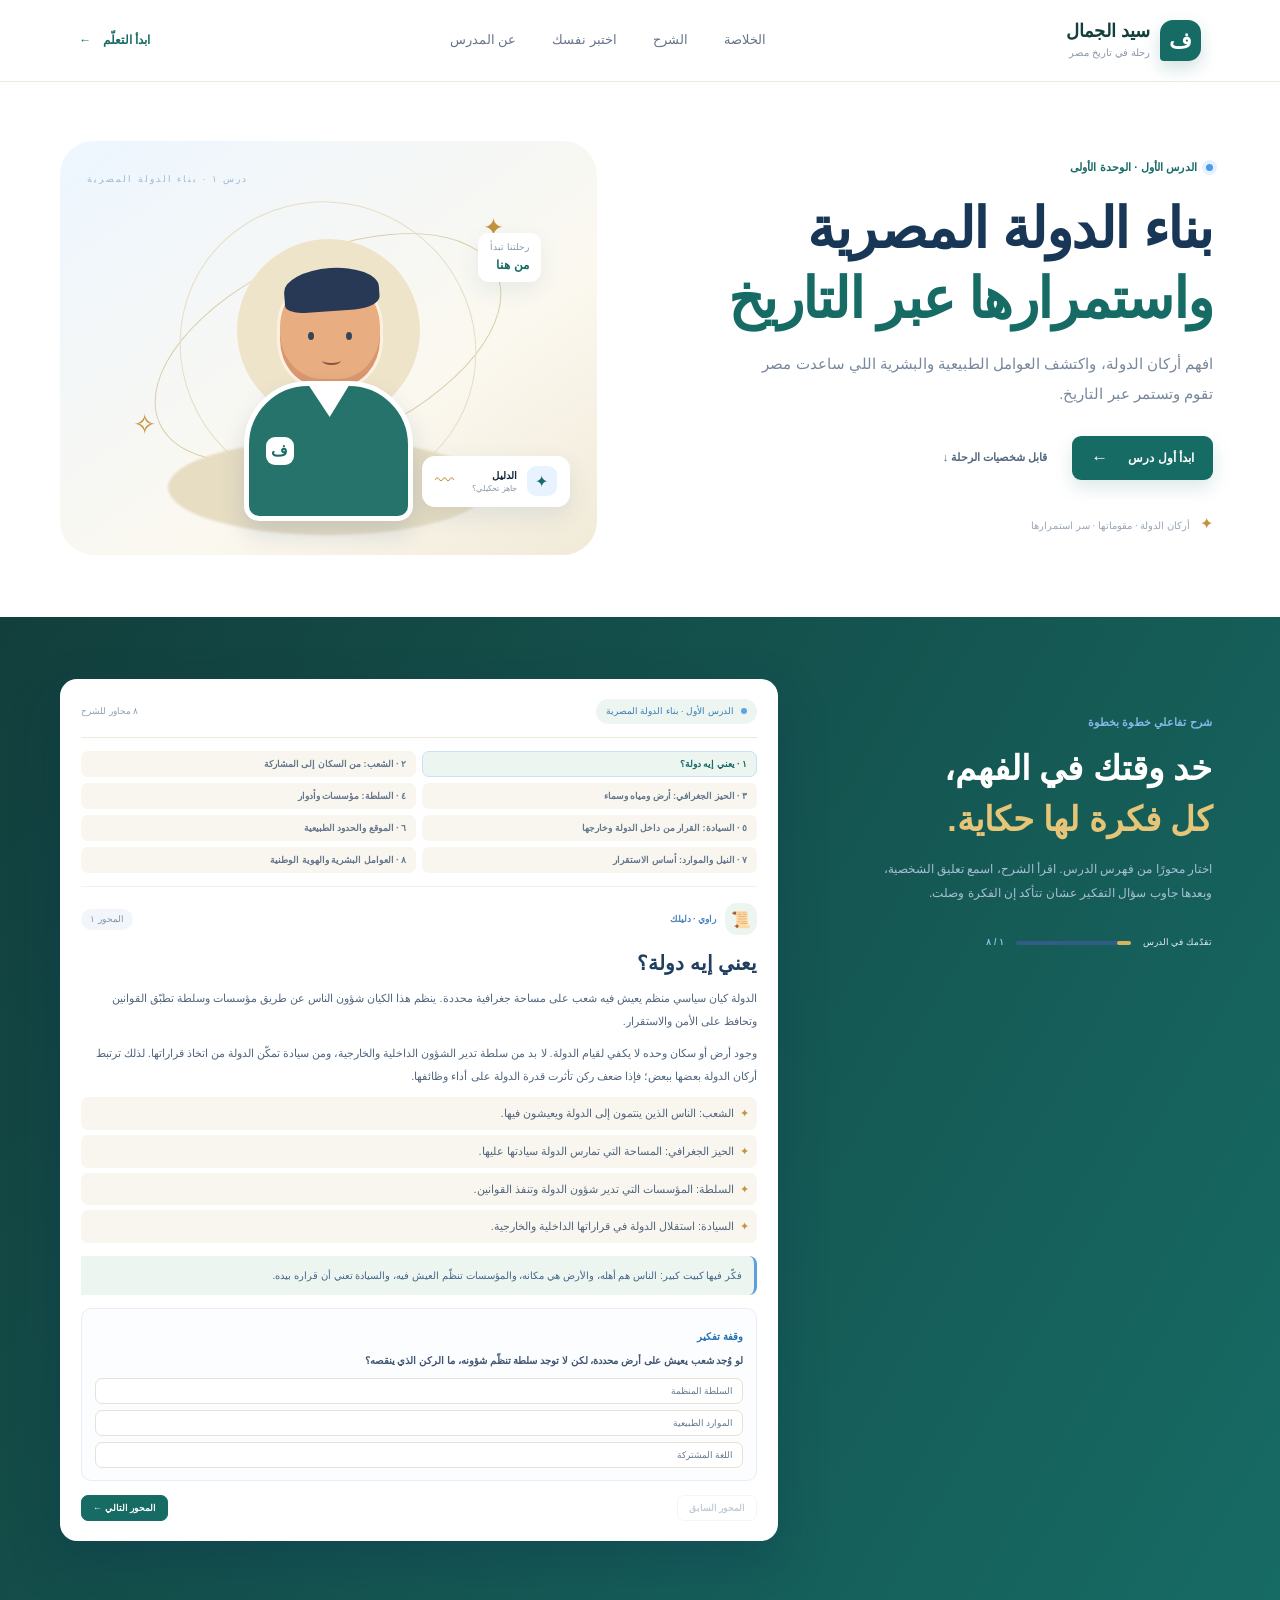
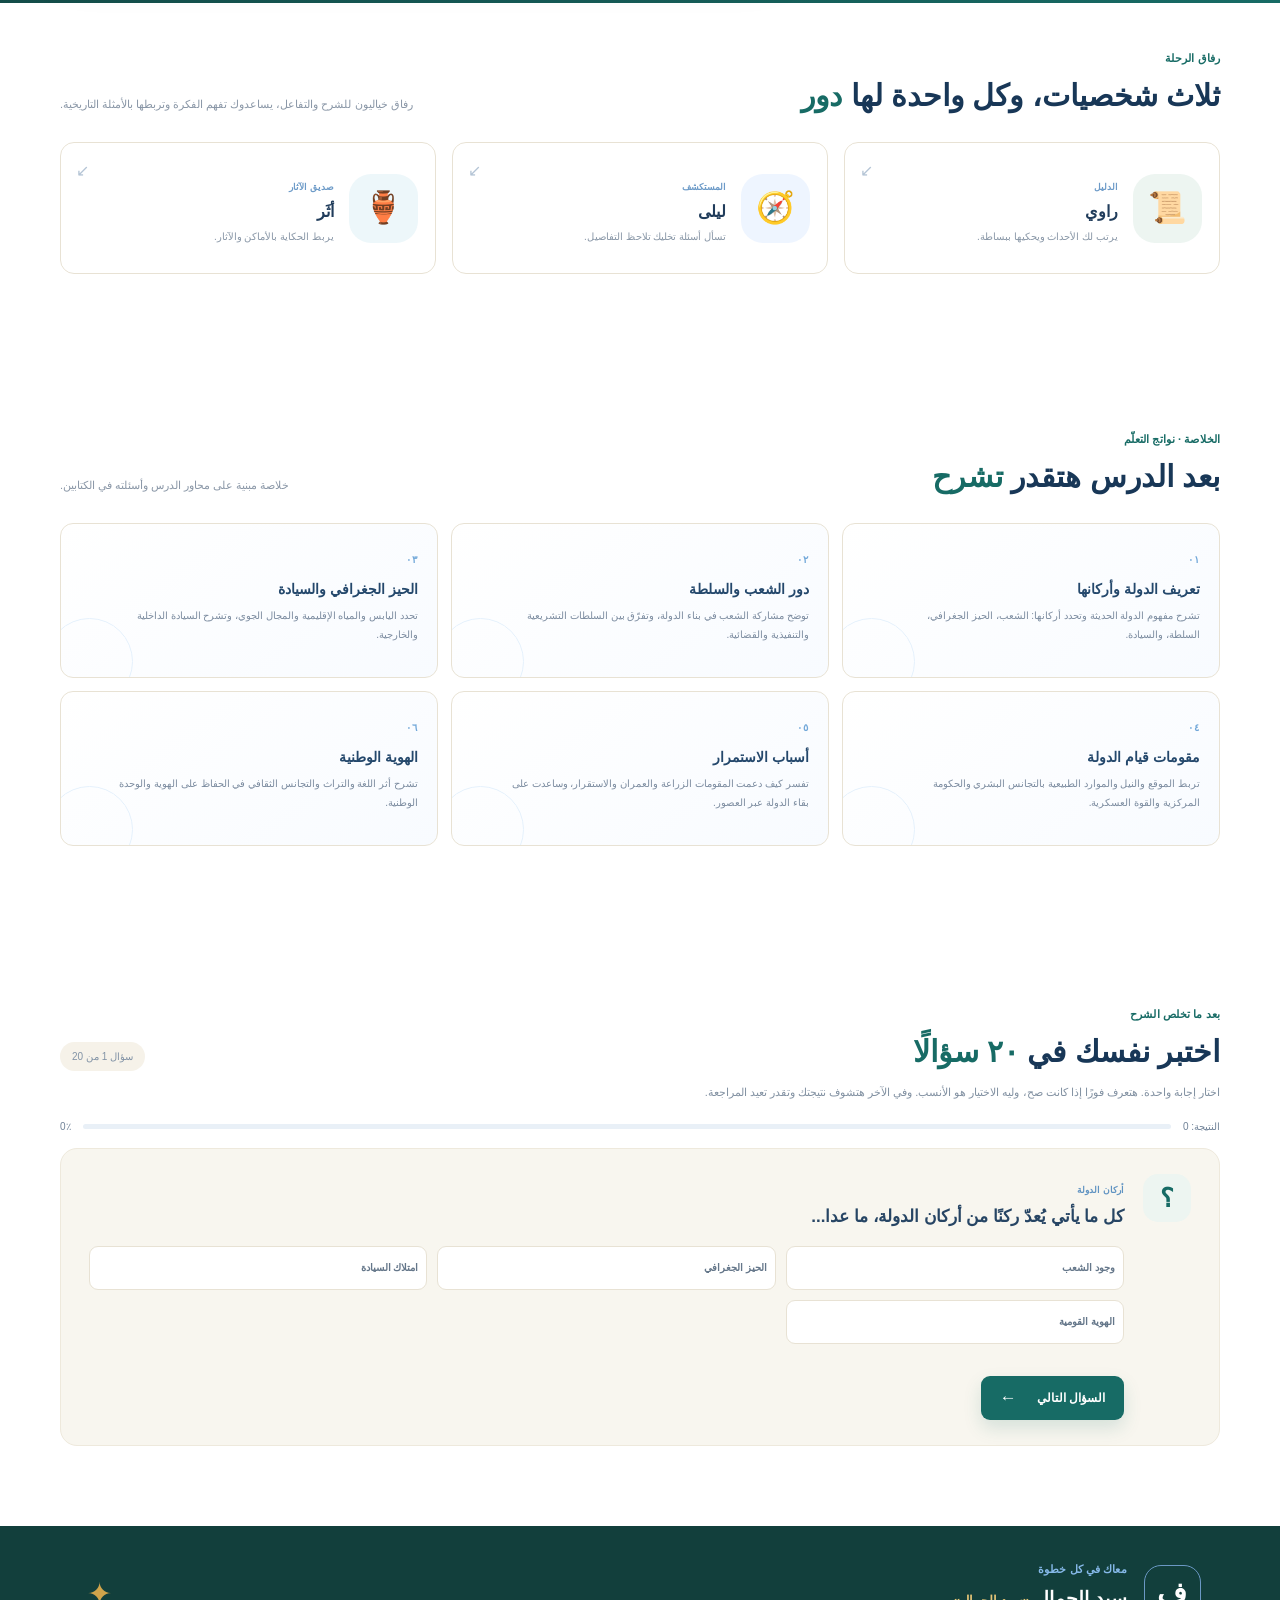
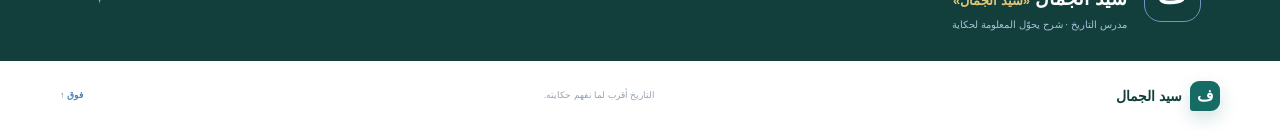
<file: index.html>
<!doctype html>
<html lang="ar" dir="rtl">
<head>
  <meta charset="utf-8">
  <meta name="viewport" content="width=device-width, initial-scale=1">
  <meta name="theme-color" content="#1459a8">
  <title>سيد الجمال | بناء الدولة المصرية</title>
  <link rel="stylesheet" href="style.css">
  <script src="script.js" defer></script>
</head>
<body>
  <header class="topbar">
    <a class="brand" href="#home" aria-label="سيد الجمال، الرئيسية">
      <span class="brand-mark">ف</span>
      <span><strong>سيد الجمال</strong><small>رحلة في تاريخ مصر</small></span>
    </a>
    <nav aria-label="التنقل الرئيسي">
      <a href="#summary">الخلاصة</a><a href="#lesson">الشرح</a>
      <a href="#quiz">اختبر نفسك</a>
      <a href="#about">عن المدرس</a>
    </nav>
    <a class="nav-cta" href="#lesson">ابدأ التعلّم <span>←</span></a>
  </header>

  <main id="home">
    <section class="hero">
      <div class="hero-copy">
        <div class="eyebrow"><span class="live-dot"></span> الدرس الأول · الوحدة الأولى</div>
        <h1>بناء الدولة المصرية<br><em>واستمرارها عبر التاريخ</em></h1>
        <p>افهم أركان الدولة، واكتشف العوامل الطبيعية والبشرية اللي ساعدت مصر تقوم وتستمر عبر التاريخ.</p>
        <div class="hero-actions">
          <a class="button primary" href="#lesson">ابدأ أول درس <span>←</span></a>
          <a class="text-link" href="#characters">قابل شخصيات الرحلة <span>↓</span></a>
        </div>
        <div class="hero-note"><span class="note-icon">✦</span> أركان الدولة · مقوماتها · سر استمرارها</div>
      </div>
      <div class="hero-art" aria-label="شخصية مرشد تاريخي كرتونية">
        <div class="orbit orbit-one"></div><div class="orbit orbit-two"></div>
        <span class="spark spark-a">✦</span><span class="spark spark-b">✧</span>
        <div class="date-chip"><span>رحلتنا تبدأ</span><strong>من هنا</strong></div>
        <div class="guide-figure"><div class="guide-halo"></div><div class="guide-face"><span class="hair"></span><span class="eye eye-one"></span><span class="eye eye-two"></span><span class="smile"></span></div><div class="guide-body"><span class="collar"></span><span class="badge">ف</span></div></div>
        <div class="speech-card"><span class="speech-icon">✦</span><span><strong>الدليل</strong><small>جاهز تحكيلي؟</small></span><span class="wave">〰</span></div>
        <span class="art-label">درس ١ · بناء الدولة المصرية</span>
      </div>
    </section>

    <section class="lesson-section" id="lesson">
      <div class="section-wrap lesson-layout">
        <div class="lesson-copy"><span class="eyebrow light-eyebrow">شرح تفاعلي خطوة بخطوة</span><h2>خد وقتك في الفهم،<br><em>كل فكرة لها حكاية.</em></h2><p>اختار محورًا من فهرس الدرس. اقرأ الشرح، اسمع تعليق الشخصية، وبعدها جاوب سؤال التفكير عشان تتأكد إن الفكرة وصلت.</p><div class="lesson-progress"><span>تقدّمك في الدرس</span><div class="progress-track"><i id="chapterProgress"></i></div><b id="chapterProgressText">١ / ٨</b></div></div>
        <div class="lesson-demo lesson-reader">
          <div class="demo-top"><span class="chapter-pill"><i></i> الدرس الأول · بناء الدولة المصرية</span><span class="lesson-duration">٨ محاور للشرح</span></div>
          <div class="chapter-nav" id="chapterNav" aria-label="فهرس الشرح"></div>
          <div class="chapter-content">
            <div class="chapter-meta"><span class="mini-avatar" id="chapterAvatar">📜</span><span class="speaker" id="chapterSpeaker">راوي · دليلك</span><span class="chapter-index" id="chapterIndex">المحور ١</span></div>
            <h3 id="chapterTitle"></h3>
            <div class="chapter-text" id="chapterText"></div>
            <div class="chapter-callout" id="chapterCallout"></div>
            <div class="reflection-card"><span class="reflection-heading">وقفة تفكير</span><p id="reflectionPrompt"></p><div class="reflection-options" id="reflectionOptions"></div><p class="reflection-feedback" id="reflectionFeedback" aria-live="polite"></p></div>
            <div class="chapter-controls"><button class="chapter-control" id="previousChapter">المحور السابق</button><button class="chapter-control next-chapter" id="nextChapter">المحور التالي ←</button></div>
          </div>
        </div>
      </div>
    </section>

    <section class="intro section-wrap" id="characters">
      <div class="section-heading">
        <div><span class="eyebrow">رفاق الرحلة</span><h2>ثلاث شخصيات، وكل واحدة لها <em>دور</em></h2></div>
        <p>رفاق خياليون للشرح والتفاعل، يساعدوك تفهم الفكرة وتربطها بالأمثلة التاريخية.</p>
      </div>
      <div class="character-grid">
        <article class="character-card narrator"><div class="avatar avatar-narrator"><span>📜</span></div><div><span class="role-tag">الدليل</span><h3>راوي</h3><p>يرتب لك الأحداث ويحكيها ببساطة.</p></div><span class="card-arrow">↙</span></article>
        <article class="character-card explorer"><div class="avatar avatar-explorer"><span>🧭</span></div><div><span class="role-tag">المستكشف</span><h3>ليلى</h3><p>تسأل أسئلة تخليك تلاحظ التفاصيل.</p></div><span class="card-arrow">↙</span></article>
        <article class="character-card historian"><div class="avatar avatar-historian"><span>🏺</span></div><div><span class="role-tag">صديق الآثار</span><h3>أثَر</h3><p>يربط الحكاية بالأماكن والآثار.</p></div><span class="card-arrow">↙</span></article>
      </div>
    </section>

    <section class="summary-section section-wrap" id="summary">
      <div class="section-heading"><div><span class="eyebrow">الخلاصة · نواتج التعلّم</span><h2>بعد الدرس هتقدر <em>تشرح</em></h2></div><p>خلاصة مبنية على محاور الدرس وأسئلته في الكتابين.</p></div>
      <div class="outcome-grid">
        <article class="outcome-card"><span class="outcome-number">٠١</span><h3>تعريف الدولة وأركانها</h3><p>تشرح مفهوم الدولة الحديثة وتحدد أركانها: الشعب، الحيز الجغرافي، السلطة، والسيادة.</p></article>
        <article class="outcome-card"><span class="outcome-number">٠٢</span><h3>دور الشعب والسلطة</h3><p>توضح مشاركة الشعب في بناء الدولة، وتفرّق بين السلطات التشريعية والتنفيذية والقضائية.</p></article>
        <article class="outcome-card"><span class="outcome-number">٠٣</span><h3>الحيز الجغرافي والسيادة</h3><p>تحدد اليابس والمياه الإقليمية والمجال الجوي، وتشرح السيادة الداخلية والخارجية.</p></article>
        <article class="outcome-card"><span class="outcome-number">٠٤</span><h3>مقومات قيام الدولة</h3><p>تربط الموقع والنيل والموارد الطبيعية بالتجانس البشري والحكومة المركزية والقوة العسكرية.</p></article>
        <article class="outcome-card"><span class="outcome-number">٠٥</span><h3>أسباب الاستمرار</h3><p>تفسر كيف دعمت المقومات الزراعة والعمران والاستقرار، وساعدت على بقاء الدولة عبر العصور.</p></article>
        <article class="outcome-card"><span class="outcome-number">٠٦</span><h3>الهوية الوطنية</h3><p>تشرح أثر اللغة والتراث والتجانس الثقافي في الحفاظ على الهوية والوحدة الوطنية.</p></article>
      </div>
    </section>

    <section class="quiz-section section-wrap" id="quiz">
      <div class="section-heading"><div><span class="eyebrow">بعد ما تخلص الشرح</span><h2>اختبر نفسك في <em>٢٠ سؤالًا</em></h2></div><span class="quiz-counter" id="quizCounter">سؤال ١ من ٢٠</span></div>
      <p class="quiz-intro">اختار إجابة واحدة. هتعرف فورًا إذا كانت صح، وليه الاختيار هو الأنسب. وفي الآخر هتشوف نتيجتك وتقدر تعيد المراجعة.</p>
      <div class="quiz-progress"><span id="scoreLabel">النتيجة: ٠</span><div class="quiz-track"><i id="quizProgressBar"></i></div><span id="quizProgressLabel">٠٪</span></div>
      <div class="quiz-card" id="quizCard">
        <div class="quiz-mark">؟</div><div class="quiz-content"><span class="question-label" id="questionTopic">أركان الدولة</span><h3 id="questionText"></h3><div class="answer-grid" id="answerGrid"></div><p class="quiz-feedback" id="quizFeedback" aria-live="polite"></p><button id="nextQuestion" class="button primary next-button" hidden>السؤال التالي <span>←</span></button></div>
      </div>
      <div class="quiz-result" id="quizResult" hidden><span class="result-star">✦</span><span class="question-label">خلصت المراجعة</span><h3 id="resultTitle"></h3><p id="resultMessage"></p><button id="restartQuiz" class="button primary">أعد حل الأسئلة <span>↻</span></button></div>
    </section>

    <section class="teacher" id="about"><div class="teacher-inner"><div class="teacher-symbol">ف</div><div><span class="eyebrow light-eyebrow">معاك في كل خطوة</span><h2>سيد الجمال <span>«سيد الجمال»</span></h2><p>مدرس التاريخ · شرح يحوّل المعلومة لحكاية</p></div><div class="teacher-decoration">✦</div></div></section>
  </main>

  <footer><a class="brand footer-brand" href="#home"><span class="brand-mark">ف</span><strong>سيد الجمال</strong></a><span>التاريخ أقرب لما نفهم حكايته.</span><a href="#home" class="back-top">فوق ↑</a></footer>
</body>
</html>
</file>
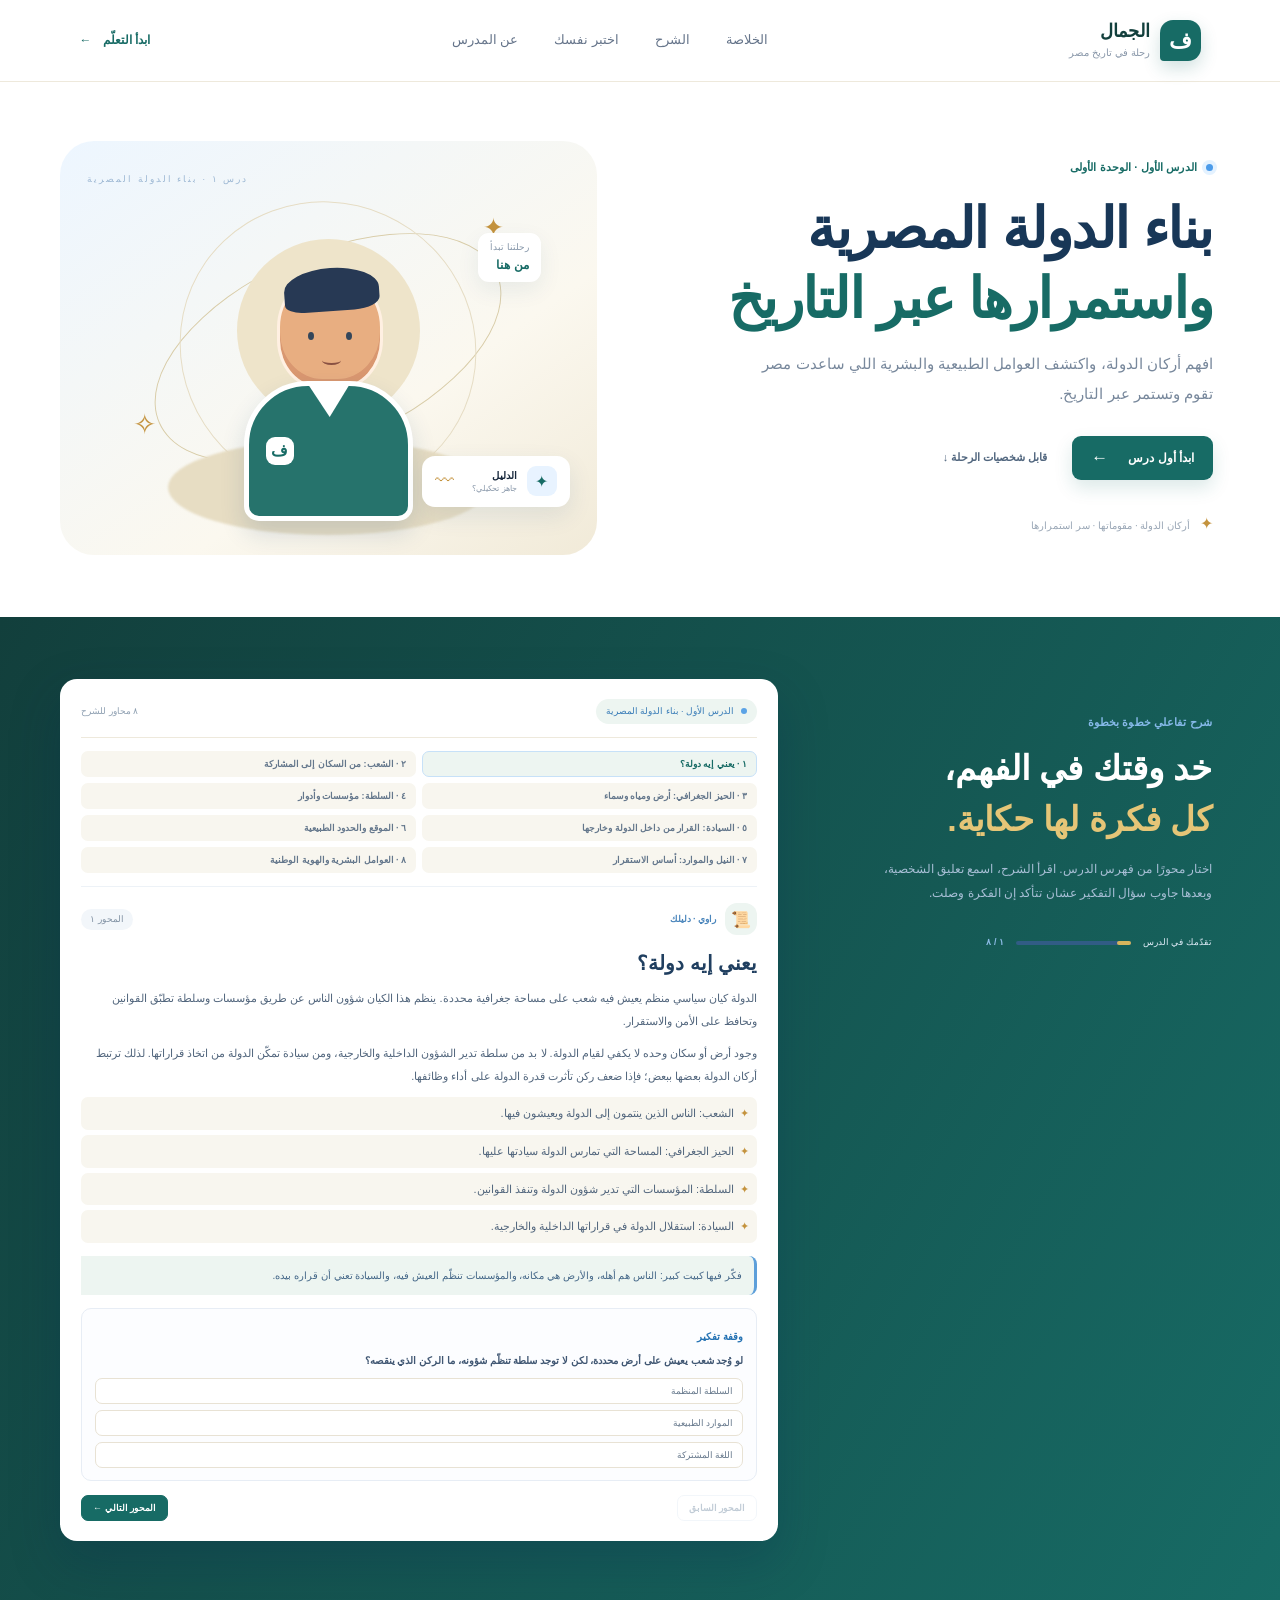
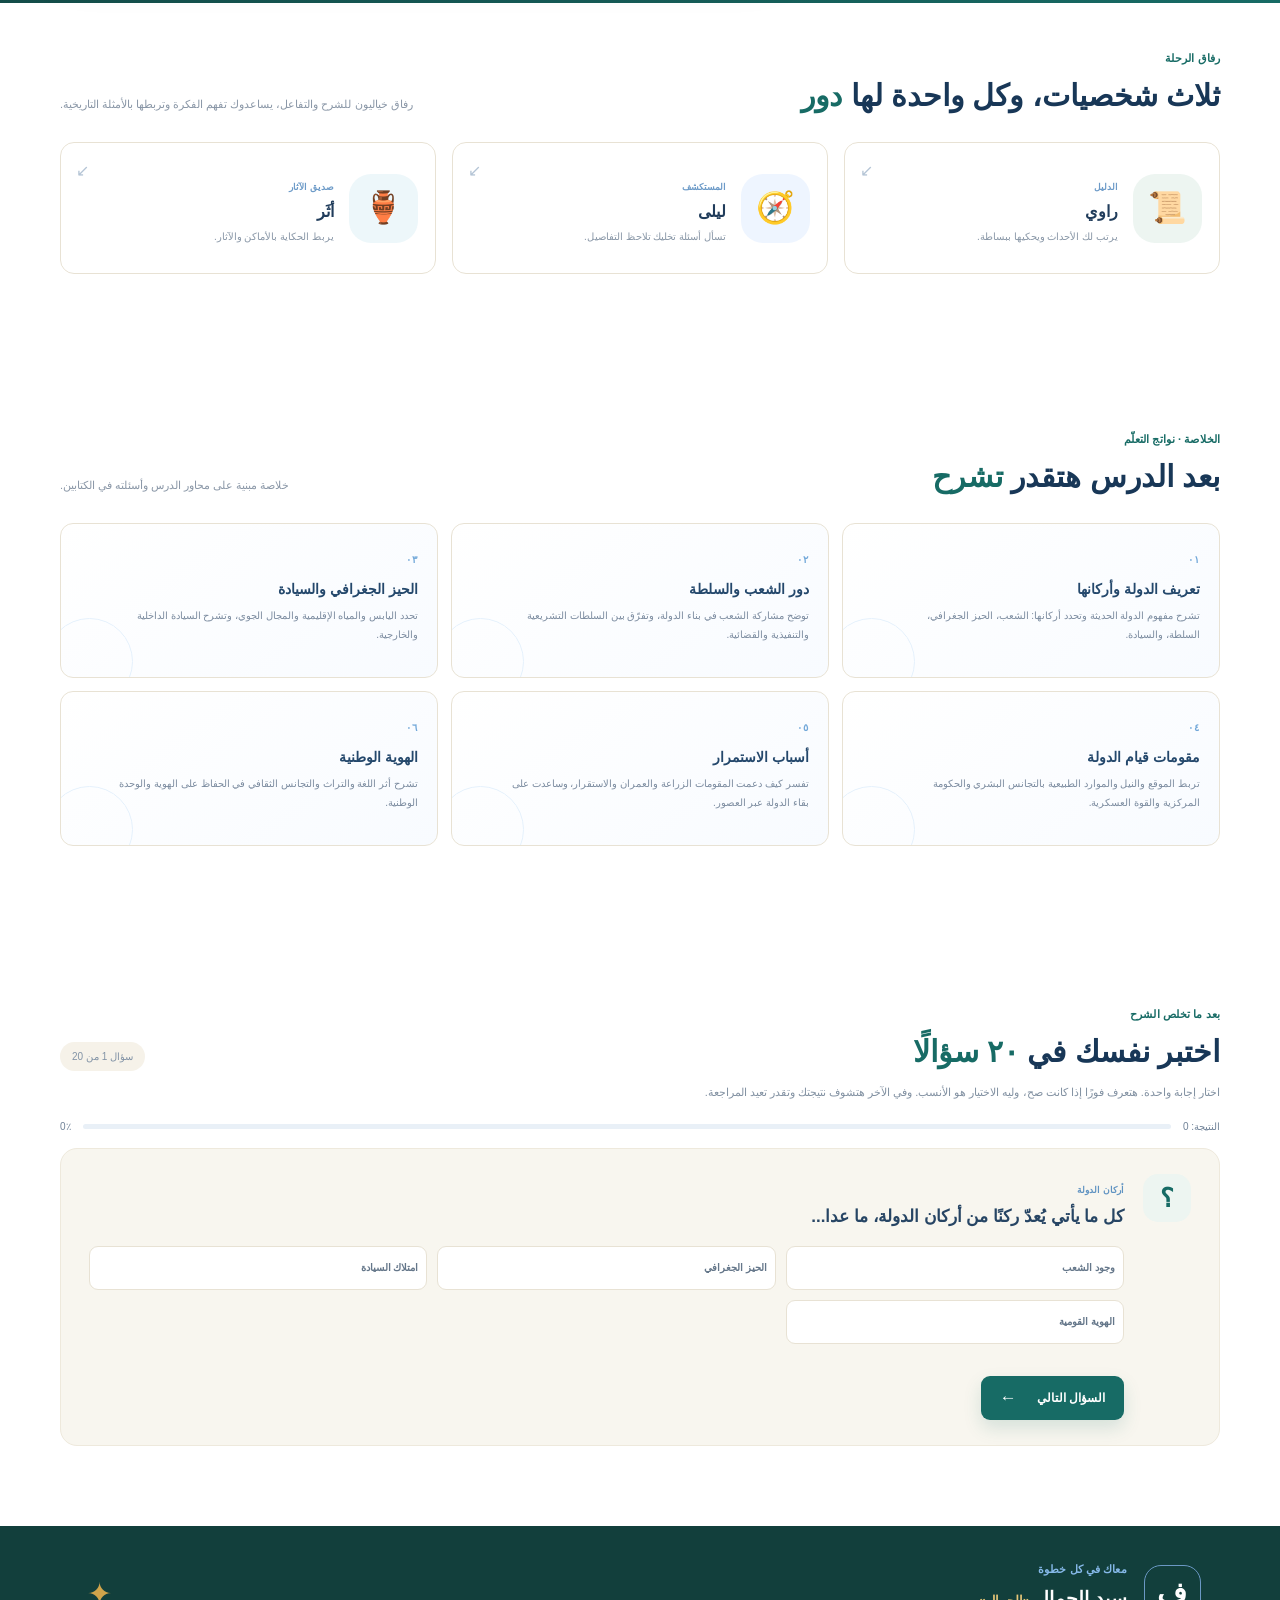
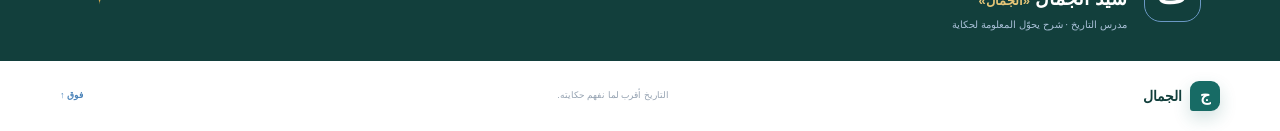
<file: elpharaoh-complete.html>
<!doctype html>
<html lang="ar" dir="rtl">
<head>
  <meta charset="utf-8">
  <meta name="viewport" content="width=device-width, initial-scale=1">
  <meta name="theme-color" content="#1459a8">
  <title>سيد الجمال | بناء الدولة المصرية</title>
  <style>

:root {
    --blue: #176b65;
    --deep: #123f3c;
    --bright: #c4933e;
    --sky: #edf5f1;
    --ink: #18283c;
    --muted: #718096;
    --line: #e8e2d4;
    --white: #fff;
    --font: 'Cairo', Tahoma, sans-serif
}

* {
    box-sizing: border-box
}

html {
    scroll-behavior: smooth
}

body {
    margin: 0;
    background: #fff;
    color: var(--ink);
    font-family: var(--font);
    line-height: 1.7
}

a {
    color: inherit;
    text-decoration: none
}

.topbar {
    height: 82px;
    padding: 0 max(calc((100vw - 1160px)/2), 6.2%);
    display: flex;
    align-items: center;
    justify-content: space-between;
    background: #fff;
    position: sticky;
    top: 0;
    z-index: 10;
    border-bottom: 1px solid #eee9dc
}

.brand {
    display: flex;
    align-items: center;
    gap: 10px;
    color: var(--deep)
}

.brand-mark {
    display: grid;
    place-items: center;
    width: 41px;
    height: 41px;
    background: var(--blue);
    color: white;
    border-radius: 13px 13px 13px 4px;
    font-size: 22px;
    font-weight: 900;
    box-shadow: 0 7px 17px #176b6533
}

.brand strong {
    display: block;
    font-size: 18px;
    line-height: 1.3
}

.brand small {
    display: block;
    color: #8a98aa;
    font-size: 10px
}

.topbar nav {
    display: flex;
    gap: 36px;
    font-size: 13px;
    color: #65748a
}

.topbar nav a:hover,
.text-link:hover {
    color: var(--blue)
}

.nav-cta {
    font-size: 12px;
    color: var(--blue);
    font-weight: 800
}

.nav-cta span {
    margin-right: 8px
}

.hero {
    max-width: 1160px;
    margin: auto;
    min-height: 535px;
    padding: 56px 0 60px;
    display: grid;
    grid-template-columns: 1fr .92fr;
    align-items: center;
    gap: 40px
}

.hero-copy {
    padding-right: 7px
}

.eyebrow {
    color: var(--blue);
    font-size: 11px;
    font-weight: 800;
    letter-spacing: .1px
}

.live-dot {
    display: inline-block;
    width: 7px;
    height: 7px;
    background: #4b9bea;
    border-radius: 50%;
    margin-left: 6px;
    box-shadow: 0 0 0 4px #e4f2ff
}

.hero h1 {
    font-size: 56px;
    line-height: 1.25;
    letter-spacing: -1.5px;
    margin: 17px 0 15px;
    font-weight: 900;
    color: #183757
}

.hero h1 em,
.section-heading h2 em,
.lesson-copy h2 em {
    font-style: normal;
    color: var(--blue)
}

.hero-copy>p {
    font-size: 15px;
    color: #78889c;
    max-width: 480px;
    line-height: 2;
    margin: 0
}

.hero-actions {
    display: flex;
    align-items: center;
    gap: 25px;
    margin-top: 27px
}

.button {
    display: inline-flex;
    align-items: center;
    gap: 20px;
    border: 0;
    border-radius: 9px;
    padding: 12px 19px;
    font: 700 12px var(--font);
    cursor: pointer
}

.primary {
    background: var(--blue);
    color: white;
    box-shadow: 0 8px 18px #176b6526
}

.primary:hover {
    background: var(--deep);
    transform: translateY(-1px)
}

.button span {
    font-size: 17px
}

.text-link {
    font-size: 11px;
    font-weight: 700;
    color: #52677f
}

.hero-note {
    font-size: 10px;
    color: #9aa7b6;
    margin-top: 30px
}

.note-icon {
    color: #c4933e;
    font-size: 16px;
    margin-left: 7px
}

.hero-art {
    height: 414px;
    position: relative;
    border-radius: 34px;
    background: linear-gradient(145deg, #edf6ff, #fbf8ef 64%, #f1ead8);
    overflow: hidden;
    display: grid;
    place-items: center
}

.hero-art:after {
    content: '';
    position: absolute;
    width: 320px;
    height: 95px;
    border-radius: 50%;
    background: #e7ddc3;
    bottom: 20px;
    filter: blur(1px)
}

.orbit {
    position: absolute;
    border: 1px solid #d9cda9;
    border-radius: 50%;
    transform: rotate(-24deg)
}

.orbit-one {
    width: 370px;
    height: 190px
}

.orbit-two {
    width: 300px;
    height: 290px;
    transform: rotate(35deg);
    border-color: #e6ddc5
}

.guide-figure {
    z-index: 1;
    position: relative;
    width: 205px;
    height: 270px;
    margin-top: 47px
}

.guide-halo {
    position: absolute;
    width: 183px;
    height: 183px;
    background: #eee4ca;
    border-radius: 50%;
    top: 3px;
    left: 11px
}

.guide-face {
    position: absolute;
    z-index: 2;
    top: 38px;
    left: 51px;
    width: 106px;
    height: 116px;
    border-radius: 46% 46% 43% 43%;
    background: #e8ae81;
    border: 3px solid #fff0e2;
    box-shadow: inset 0 -8px #d99770
}

.hair {
    position: absolute;
    top: -9px;
    left: 4px;
    width: 95px;
    height: 43px;
    background: #273954;
    border-radius: 55% 55% 30% 22%;
    transform: rotate(-4deg)
}

.eye {
    position: absolute;
    top: 55px;
    width: 6px;
    height: 8px;
    background: #34465a;
    border-radius: 50%
}

.eye-one {
    right: 28px
}

.eye-two {
    left: 28px
}

.smile {
    position: absolute;
    width: 19px;
    height: 9px;
    border-bottom: 2px solid #8a5142;
    border-radius: 50%;
    top: 79px;
    left: 42px
}

.guide-body {
    position: absolute;
    z-index: 2;
    top: 145px;
    left: 18px;
    width: 169px;
    height: 140px;
    border-radius: 64px 64px 15px 15px;
    background: #26736c;
    border: 5px solid #fff;
    box-shadow: 0 12px 25px #18487928
}

.collar {
    position: absolute;
    top: -2px;
    left: 59px;
    width: 42px;
    height: 33px;
    background: #fff;
    clip-path: polygon(0 0, 100% 0, 52% 100%)
}

.badge {
    position: absolute;
    top: 51px;
    left: 17px;
    width: 28px;
    height: 28px;
    display: grid;
    place-items: center;
    background: #fff;
    border-radius: 9px;
    color: var(--blue);
    font-weight: 900
}

.spark {
    position: absolute;
    color: #c4933e
}

.spark-a {
    font-size: 25px;
    top: 65px;
    right: 93px
}

.spark-b {
    font-size: 28px;
    bottom: 106px;
    left: 73px
}

.date-chip {
    position: absolute;
    top: 92px;
    right: 56px;
    z-index: 2;
    background: white;
    border-radius: 11px;
    padding: 7px 12px;
    box-shadow: 0 8px 22px #18487914;
    font-size: 9px;
    color: #8495a8
}

.date-chip strong {
    display: block;
    color: var(--blue);
    font-size: 12px
}

.speech-card {
    position: absolute;
    z-index: 3;
    bottom: 48px;
    right: 27px;
    background: white;
    border-radius: 13px;
    padding: 9px 13px;
    display: flex;
    align-items: center;
    gap: 10px;
    box-shadow: 0 9px 25px #18487919
}

.speech-icon {
    background: #e8f3ff;
    color: var(--blue);
    width: 30px;
    height: 30px;
    border-radius: 9px;
    display: grid;
    place-items: center
}

.speech-card strong,
.speech-card small {
    display: block;
    font-size: 10px;
    line-height: 1.5
}

.speech-card small {
    font-size: 8px;
    color: #8998aa
}

.wave {
    color: var(--bright);
    font-size: 19px;
    margin-right: 8px
}

.art-label {
    position: absolute;
    left: 27px;
    top: 31px;
    color: #9cb7d3;
    font-size: 9px;
    letter-spacing: 2px
}

.section-wrap {
    max-width: 1160px;
    margin: auto
}

.intro {
    padding: 40px 0 78px
}

.section-heading {
    display: flex;
    align-items: end;
    justify-content: space-between;
    margin-bottom: 27px
}

.section-heading h2 {
    font-size: 30px;
    line-height: 1.3;
    color: #183757;
    margin: 6px 0 0;
    font-weight: 900
}

.section-heading>p {
    max-width: 360px;
    color: #8a97a7;
    font-size: 11px;
    line-height: 1.9;
    margin: 0
}

.character-grid {
    display: grid;
    grid-template-columns: repeat(3, 1fr);
    gap: 16px
}

.character-card {
    min-height: 132px;
    padding: 18px 17px;
    position: relative;
    display: flex;
    gap: 15px;
    align-items: center;
    border: 1px solid var(--line);
    border-radius: 14px;
    background: #fff;
    transition: .2s
}

.character-card:hover {
    border-color: #b8d8f4;
    transform: translateY(-3px);
    box-shadow: 0 12px 25px #1b57900c
}

.avatar {
    width: 69px;
    height: 69px;
    border-radius: 22px;
    display: grid;
    place-items: center;
    font-size: 31px;
    flex: none
}

.avatar-narrator {
    background: #edf5f1
}

.avatar-explorer {
    background: #eef5ff
}

.avatar-historian {
    background: #edf7fa
}

.role-tag {
    font-size: 9px;
    color: #6d9bc8;
    font-weight: 700
}

.character-card h3 {
    font-size: 16px;
    margin: 0;
    color: #203c5b
}

.character-card p {
    font-size: 10px;
    color: #8997a7;
    margin: 3px 0 0
}

.card-arrow {
    position: absolute;
    left: 15px;
    top: 14px;
    color: #b4c4d5
}

.lesson-section {
    background: #f6f2e9;
    padding: 62px 0
}

.lesson-layout {
    display: grid;
    grid-template-columns: .83fr 1.17fr;
    gap: 75px;
    align-items: center
}

.lesson-copy {
    padding-right: 8px
}

.light-eyebrow {
    color: #86b9e9
}

.lesson-copy h2 {
    font-size: 34px;
    line-height: 1.5;
    color: #fff;
    margin: 9px 0 12px
}

.lesson-copy h2 em {
    color: #e5c577
}

.lesson-copy>p {
    font-size: 12px;
    color: #a8bfd6;
    line-height: 2;
    max-width: 360px
}

.lesson-progress {
    display: flex;
    align-items: center;
    gap: 12px;
    margin-top: 30px;
    color: #e0ecf8;
    font-size: 9px
}

.progress-track {
    width: 115px;
    height: 4px;
    background: #315c85;
    border-radius: 5px
}

.progress-track i {
    display: block;
    width: 34%;
    height: 100%;
    background: #d7b45c;
    border-radius: 5px
}

.lesson-progress b {
    font-size: 9px;
    color: #8ebce7
}

.lesson-section {
    background: linear-gradient(120deg, #123f3c, #176b65)
}

.lesson-demo {
    background: #fff;
    border-radius: 17px;
    padding: 22px 23px;
    box-shadow: 0 20px 50px #06284e40;
    min-height: 310px
}

.demo-top {
    display: flex;
    justify-content: space-between;
    align-items: center;
    border-bottom: 1px solid #eee9dc;
    padding-bottom: 13px
}

.chapter-pill {
    background: #edf5f1;
    color: #377bb7;
    font-size: 9px;
    padding: 5px 10px;
    border-radius: 20px
}

.chapter-pill i {
    display: inline-block;
    width: 6px;
    height: 6px;
    border-radius: 50%;
    background: #5ba3e6;
    margin-left: 5px
}

.more-dots {
    color: #aab8c8;
    font-size: 14px;
    letter-spacing: 2px
}

.dialogue {
    display: flex;
    gap: 11px;
    margin: 18px 0 13px
}

.mini-avatar {
    width: 36px;
    height: 36px;
    border-radius: 12px;
    background: #edf5f1;
    display: grid;
    place-items: center
}

.bubble {
    background: #f8f6ef;
    border-radius: 0 12px 12px 12px;
    padding: 8px 13px;
    flex: 1
}

.speaker {
    font-size: 9px;
    color: #4b86bc;
    font-weight: 800
}

.bubble p {
    font-size: 11px;
    margin: 2px 0 0;
    color: #40556e
}

.choice-list {
    display: grid;
    gap: 7px;
    margin-right: 47px
}

.choice {
    display: flex;
    justify-content: space-between;
    align-items: center;
    background: white;
    border: 1px solid #e8e2d4;
    border-radius: 8px;
    padding: 8px 11px;
    text-align: right;
    font: 600 10px var(--font);
    color: #4e6279;
    cursor: pointer;
    transition: .15s
}

.choice:hover,
.choice:focus-visible,
.choice.selected {
    border-color: #7eb7eb;
    background: #f7fbff;
    color: var(--blue)
}

.choice span {
    color: #c4933e;
    font-size: 15px
}

.demo-response {
    min-height: 23px;
    margin: 9px 47px 0;
    color: #397ab5;
    font-size: 10px
}

.demo-foot {
    border-top: 1px solid #eee9dc;
    padding-top: 11px;
    display: flex;
    justify-content: space-between;
    color: #98a5b4;
    font-size: 9px
}

.step-count {
    letter-spacing: 4px;
    color: #62a2dc
}

.quiz-section {
    padding: 76px 0 80px
}

.quiz-counter {
    font-size: 10px;
    color: #8293a6;
    background: #f6f2e9;
    border-radius: 20px;
    padding: 6px 12px
}

.quiz-card {
    padding: 25px 28px;
    background: #f8f6ef;
    border: 1px solid #eee9dc;
    border-radius: 17px;
    display: flex;
    gap: 19px
}

.quiz-mark {
    width: 48px;
    height: 48px;
    flex: none;
    background: #edf5f1;
    color: var(--blue);
    font-size: 26px;
    font-weight: 800;
    border-radius: 15px;
    display: grid;
    place-items: center
}

.quiz-content {
    flex: 1
}

.question-label {
    color: #6093c2;
    font-size: 9px;
    font-weight: 800
}

.quiz-content h3 {
    font-size: 17px;
    color: #274564;
    margin: 2px 0 14px
}

.answer-grid {
    display: grid;
    grid-template-columns: repeat(3, 1fr);
    gap: 10px
}

.answer {
    min-height: 44px;
    border: 1px solid #e8e2d4;
    border-radius: 9px;
    padding: 8px;
    background: white;
    text-align: right;
    font: 600 10px var(--font);
    color: #65778a;
    cursor: pointer
}

.answer:hover {
    border-color: #7fb3e4
}

.answer.correct {
    border-color: #64b48a;
    background: #effaf3;
    color: #26764a
}

.answer.wrong {
    border-color: #e6a09c;
    background: #fff4f3;
    color: #ae534c
}

.answer:disabled {
    cursor: default
}

.quiz-feedback {
    font-size: 10px;
    color: #4b8a68;
    min-height: 17px;
    margin: 8px 0 0
}

.next-button {
    margin-top: 7px
}

.teacher {
    background: #123f3c;
    padding: 28px 6.2%
}

.teacher-inner {
    max-width: 1160px;
    margin: auto;
    display: flex;
    align-items: center;
    gap: 17px;
    position: relative
}

.teacher-symbol {
    width: 57px;
    height: 57px;
    display: grid;
    place-items: center;
    border: 1px solid #6b98c4;
    border-radius: 17px;
    color: white;
    font-size: 29px;
    font-weight: 900
}

.teacher h2 {
    color: #fff;
    font-size: 19px;
    margin: 2px 0 0
}

.teacher h2 span {
    color: #e5c577;
    font-size: 13px
}

.teacher p {
    font-size: 10px;
    color: #a8bfd6;
    margin: 0
}

.teacher-decoration {
    position: absolute;
    left: 8px;
    color: #d0a44b;
    font-size: 30px
}

footer {
    max-width: 1160px;
    padding: 20px 0;
    margin: auto;
    display: flex;
    align-items: center;
    justify-content: space-between;
    color: #96a3b2;
    font-size: 9px
}

.footer-brand {
    gap: 8px
}

.footer-brand .brand-mark {
    width: 30px;
    height: 30px;
    border-radius: 9px 9px 9px 3px;
    font-size: 16px
}

.footer-brand strong {
    font-size: 14px
}

.back-top {
    color: #4b83b9;
    font-weight: 700
}

@media(max-width:1220px) {

    .hero,
    .section-wrap,
    footer {
        margin-left: 6.2%;
        margin-right: 6.2%
    }
}

@media(max-width:760px) {
    .topbar {
        height: 68px;
        padding: 0 5%
    }

    .topbar nav {
        display: none
    }

    .hero {
        margin: 0 5%;
        padding: 38px 0;
        grid-template-columns: 1fr;
        gap: 25px
    }

    .hero h1 {
        font-size: 43px
    }

    .hero-copy>p {
        font-size: 13px
    }

    .hero-art {
        height: 350px;
        grid-row: 1
    }

    .intro {
        padding-top: 25px
    }

    .section-heading {
        align-items: start;
        gap: 12px;
        flex-direction: column
    }

    .section-heading h2 {
        font-size: 26px
    }

    .section-heading>p {
        max-width: none
    }

    .character-grid {
        grid-template-columns: 1fr
    }

    .character-card {
        min-height: 106px
    }

    .lesson-section {
        padding: 45px 0
    }

    .lesson-layout {
        grid-template-columns: 1fr;
        gap: 20px
    }

    .lesson-copy h2 {
        font-size: 29px
    }

    .lesson-copy>p {
        max-width: none
    }

    .lesson-progress {
        margin-top: 17px
    }

    .quiz-section {
        padding: 54px 0
    }

    .quiz-card {
        padding: 19px 15px;
        gap: 12px
    }

    .quiz-content h3 {
        font-size: 14px
    }

    .answer-grid {
        grid-template-columns: 1fr
    }

    .answer {
        min-height: 40px
    }

    .teacher {
        padding-left: 5%;
        padding-right: 5%
    }

    footer {
        margin: 0 5%;
        gap: 12px
    }

    .footer-brand .brand-mark {
        display: none
    }
}

@media(prefers-reduced-motion:reduce) {
    html {
        scroll-behavior: auto
    }

    *,
    *:before,
    *:after {
        transition: none !important
    }
}

.summary-section {
    padding: 72px 0 77px
}

.outcome-grid {
    display: grid;
    grid-template-columns: repeat(3, 1fr);
    gap: 13px
}

.outcome-card {
    position: relative;
    min-height: 155px;
    border: 1px solid var(--line);
    border-radius: 13px;
    background: linear-gradient(145deg, #fff, #f8fbff);
    padding: 20px 19px;
    overflow: hidden
}

.outcome-card:after {
    content: '';
    position: absolute;
    left: -15px;
    bottom: -28px;
    width: 85px;
    height: 85px;
    border: 1px solid #e5f1fc;
    border-radius: 50%
}

.outcome-number {
    font-size: 10px;
    color: #72a8d9;
    font-weight: 900;
    letter-spacing: 1px
}

.outcome-card h3 {
    font-size: 14px;
    color: #24486c;
    margin: 7px 0 4px
}

.outcome-card p {
    font-size: 10px;
    color: #7c8ca0;
    line-height: 1.9;
    margin: 0;
    max-width: 300px
}

.demo-foot span:first-child {
    max-width: 80%
}

@media(max-width:760px) {
    .summary-section {
        padding: 48px 0
    }

    .outcome-grid {
        grid-template-columns: 1fr
    }

    .outcome-card {
        min-height: 120px
    }
}

.lesson-layout {
    grid-template-columns: .72fr 1.28fr;
    gap: 38px;
    align-items: start
}

.lesson-copy {
    position: sticky;
    top: 110px;
    padding-top: 28px
}

.lesson-reader {
    min-height: 580px;
    padding: 20px 21px
}

.lesson-duration {
    font-size: 9px;
    color: #8fa0b2
}

.chapter-nav {
    display: grid;
    grid-template-columns: repeat(2, minmax(0, 1fr));
    gap: 6px;
    padding: 13px 0;
    border-bottom: 1px solid #edf2f7
}

.chapter-tab {
    border: 1px solid transparent;
    border-radius: 7px;
    padding: 7px 9px;
    text-align: right;
    background: #f8f6ef;
    color: #64778c;
    font: 600 9px var(--font);
    cursor: pointer;
    white-space: nowrap;
    overflow: hidden;
    text-overflow: ellipsis
}

.chapter-tab:hover,
.chapter-tab.active {
    background: #edf5f1;
    border-color: #c7e1f8;
    color: #176b65
}

.chapter-content {
    padding-top: 16px
}

.chapter-meta {
    display: flex;
    align-items: center;
    gap: 9px
}

.chapter-meta .mini-avatar {
    width: 32px;
    height: 32px
}

.chapter-index {
    margin-right: auto;
    background: #f2f6fa;
    border-radius: 15px;
    padding: 3px 9px;
    color: #8091a3;
    font-size: 9px
}

.chapter-content h3 {
    font-size: 20px;
    color: #203f60;
    margin: 11px 0 7px
}

.chapter-text {
    color: #52667d;
    font-size: 11px;
    line-height: 2.05
}

.chapter-text p {
    margin: 0 0 10px
}

.chapter-text ul {
    list-style: none;
    padding: 0;
    margin: 9px 0 12px;
    display: grid;
    gap: 5px
}

.chapter-text li {
    position: relative;
    padding: 5px 23px 5px 8px;
    background: #f8f6ef;
    border-radius: 7px
}

.chapter-text li:before {
    content: '✦';
    position: absolute;
    right: 8px;
    color: #c4933e
}

.chapter-callout {
    border-right: 3px solid #5d9fda;
    background: #edf5f1;
    border-radius: 0 8px 8px 0;
    color: #456889;
    padding: 10px 12px;
    font-size: 10px;
    line-height: 1.9;
    margin: 13px 0
}

.reflection-card {
    border: 1px solid #e7edf5;
    border-radius: 10px;
    padding: 12px 13px;
    background: #fcfdff
}

.reflection-heading {
    font-size: 10px;
    font-weight: 800;
    color: #2472b3
}

.reflection-card>p:first-of-type {
    font-size: 10px;
    color: #405773;
    font-weight: 700;
    margin: 4px 0 9px
}

.reflection-options {
    display: grid;
    gap: 6px
}

.reflection-option {
    background: #fff;
    border: 1px solid #e8e2d4;
    border-radius: 7px;
    padding: 7px 9px;
    text-align: right;
    font: 500 9px var(--font);
    color: #66788c;
    cursor: pointer
}

.reflection-option:hover {
    border-color: #89bce7
}

.reflection-option:disabled {
    cursor: default
}

.reflection-option.correct {
    border-color: #65b68b;
    background: #eff9f2;
    color: #26764a
}

.reflection-option.wrong {
    border-color: #e6a09c;
    background: #fff4f3;
    color: #ad514a
}

.reflection-feedback {
    min-height: 0;
    color: #4e8969;
    font-size: 9px;
    line-height: 1.8;
    margin: 7px 0 0
}

.reflection-feedback:empty {
    display: none
}

.chapter-controls {
    display: flex;
    justify-content: space-between;
    align-items: center;
    margin-top: 14px
}

.chapter-control {
    border: 1px solid #dfe8f2;
    border-radius: 7px;
    background: #fff;
    padding: 7px 11px;
    color: #65809a;
    font: 700 9px var(--font);
    cursor: pointer
}

.chapter-control:disabled {
    opacity: .4;
    cursor: default
}

.next-chapter {
    background: #176b65;
    border-color: #176b65;
    color: #fff
}

.quiz-intro {
    font-size: 11px;
    color: #8291a2;
    margin: -15px 0 16px
}

.quiz-progress {
    display: flex;
    align-items: center;
    gap: 12px;
    margin-bottom: 13px;
    color: #718398;
    font-size: 10px
}

.quiz-track {
    height: 5px;
    border-radius: 9px;
    background: #e9f0f7;
    flex: 1;
    overflow: hidden
}

.quiz-track i {
    display: block;
    height: 100%;
    width: 0;
    background: #c4933e;
    border-radius: 9px;
    transition: width .25s
}

.quiz-card {
    min-height: 195px
}

.quiz-feedback {
    color: #438361;
    line-height: 1.8
}

.answer {
    line-height: 1.8
}

.quiz-result {
    background: #f4f9ff;
    border: 1px solid #e6eff8;
    border-radius: 17px;
    text-align: center;
    padding: 36px 20px
}

.quiz-result[hidden],
#quizCard[hidden] {
    display: none
}

.result-star {
    display: block;
    color: #c4933e;
    font-size: 34px
}

.quiz-result h3 {
    font-size: 30px;
    color: #176b65;
    margin: 6px 0
}

.quiz-result p {
    font-size: 12px;
    color: #708298;
    margin: 0 0 18px
}

@media(max-width:760px) {
    .lesson-layout {
        grid-template-columns: 1fr;
        gap: 18px
    }

    .lesson-copy {
        position: static;
        padding-top: 0
    }

    .lesson-reader {
        padding: 15px 13px
    }

    .chapter-nav {
        grid-template-columns: 1fr 1fr
    }

    .chapter-tab {
        font-size: 8px
    }

    .chapter-content h3 {
        font-size: 18px
    }

    .quiz-intro {
        margin-top: -8px
    }

    .quiz-progress {
        gap: 7px
    }
}
  </style>

</head>
<body>
  <header class="topbar">
    <a class="brand" href="#home" aria-label="سيد الجمال، الرئيسية">
      <span class="brand-mark">ف</span>
      <span><strong>الجمال</strong><small>رحلة في تاريخ مصر</small></span>
    </a>
    <nav aria-label="التنقل الرئيسي">
      <a href="#summary">الخلاصة</a><a href="#lesson">الشرح</a>
      <a href="#quiz">اختبر نفسك</a>
      <a href="#about">عن المدرس</a>
    </nav>
    <a class="nav-cta" href="#lesson">ابدأ التعلّم <span>←</span></a>
  </header>

  <main id="home">
    <section class="hero">
      <div class="hero-copy">
        <div class="eyebrow"><span class="live-dot"></span> الدرس الأول · الوحدة الأولى</div>
        <h1>بناء الدولة المصرية<br><em>واستمرارها عبر التاريخ</em></h1>
        <p>افهم أركان الدولة، واكتشف العوامل الطبيعية والبشرية اللي ساعدت مصر تقوم وتستمر عبر التاريخ.</p>
        <div class="hero-actions">
          <a class="button primary" href="#lesson">ابدأ أول درس <span>←</span></a>
          <a class="text-link" href="#characters">قابل شخصيات الرحلة <span>↓</span></a>
        </div>
        <div class="hero-note"><span class="note-icon">✦</span> أركان الدولة · مقوماتها · سر استمرارها</div>
      </div>
      <div class="hero-art" aria-label="شخصية مرشد تاريخي كرتونية">
        <div class="orbit orbit-one"></div><div class="orbit orbit-two"></div>
        <span class="spark spark-a">✦</span><span class="spark spark-b">✧</span>
        <div class="date-chip"><span>رحلتنا تبدأ</span><strong>من هنا</strong></div>
        <div class="guide-figure"><div class="guide-halo"></div><div class="guide-face"><span class="hair"></span><span class="eye eye-one"></span><span class="eye eye-two"></span><span class="smile"></span></div><div class="guide-body"><span class="collar"></span><span class="badge">ف</span></div></div>
        <div class="speech-card"><span class="speech-icon">✦</span><span><strong>الدليل</strong><small>جاهز تحكيلي؟</small></span><span class="wave">〰</span></div>
        <span class="art-label">درس ١ · بناء الدولة المصرية</span>
      </div>
    </section>

    <section class="lesson-section" id="lesson">
      <div class="section-wrap lesson-layout">
        <div class="lesson-copy"><span class="eyebrow light-eyebrow">شرح تفاعلي خطوة بخطوة</span><h2>خد وقتك في الفهم،<br><em>كل فكرة لها حكاية.</em></h2><p>اختار محورًا من فهرس الدرس. اقرأ الشرح، اسمع تعليق الشخصية، وبعدها جاوب سؤال التفكير عشان تتأكد إن الفكرة وصلت.</p><div class="lesson-progress"><span>تقدّمك في الدرس</span><div class="progress-track"><i id="chapterProgress"></i></div><b id="chapterProgressText">١ / ٨</b></div></div>
        <div class="lesson-demo lesson-reader">
          <div class="demo-top"><span class="chapter-pill"><i></i> الدرس الأول · بناء الدولة المصرية</span><span class="lesson-duration">٨ محاور للشرح</span></div>
          <div class="chapter-nav" id="chapterNav" aria-label="فهرس الشرح"></div>
          <div class="chapter-content">
            <div class="chapter-meta"><span class="mini-avatar" id="chapterAvatar">📜</span><span class="speaker" id="chapterSpeaker">راوي · دليلك</span><span class="chapter-index" id="chapterIndex">المحور ١</span></div>
            <h3 id="chapterTitle"></h3>
            <div class="chapter-text" id="chapterText"></div>
            <div class="chapter-callout" id="chapterCallout"></div>
            <div class="reflection-card"><span class="reflection-heading">وقفة تفكير</span><p id="reflectionPrompt"></p><div class="reflection-options" id="reflectionOptions"></div><p class="reflection-feedback" id="reflectionFeedback" aria-live="polite"></p></div>
            <div class="chapter-controls"><button class="chapter-control" id="previousChapter">المحور السابق</button><button class="chapter-control next-chapter" id="nextChapter">المحور التالي ←</button></div>
          </div>
        </div>
      </div>
    </section>

    <section class="intro section-wrap" id="characters">
      <div class="section-heading">
        <div><span class="eyebrow">رفاق الرحلة</span><h2>ثلاث شخصيات، وكل واحدة لها <em>دور</em></h2></div>
        <p>رفاق خياليون للشرح والتفاعل، يساعدوك تفهم الفكرة وتربطها بالأمثلة التاريخية.</p>
      </div>
      <div class="character-grid">
        <article class="character-card narrator"><div class="avatar avatar-narrator"><span>📜</span></div><div><span class="role-tag">الدليل</span><h3>راوي</h3><p>يرتب لك الأحداث ويحكيها ببساطة.</p></div><span class="card-arrow">↙</span></article>
        <article class="character-card explorer"><div class="avatar avatar-explorer"><span>🧭</span></div><div><span class="role-tag">المستكشف</span><h3>ليلى</h3><p>تسأل أسئلة تخليك تلاحظ التفاصيل.</p></div><span class="card-arrow">↙</span></article>
        <article class="character-card historian"><div class="avatar avatar-historian"><span>🏺</span></div><div><span class="role-tag">صديق الآثار</span><h3>أثَر</h3><p>يربط الحكاية بالأماكن والآثار.</p></div><span class="card-arrow">↙</span></article>
      </div>
    </section>

    <section class="summary-section section-wrap" id="summary">
      <div class="section-heading"><div><span class="eyebrow">الخلاصة · نواتج التعلّم</span><h2>بعد الدرس هتقدر <em>تشرح</em></h2></div><p>خلاصة مبنية على محاور الدرس وأسئلته في الكتابين.</p></div>
      <div class="outcome-grid">
        <article class="outcome-card"><span class="outcome-number">٠١</span><h3>تعريف الدولة وأركانها</h3><p>تشرح مفهوم الدولة الحديثة وتحدد أركانها: الشعب، الحيز الجغرافي، السلطة، والسيادة.</p></article>
        <article class="outcome-card"><span class="outcome-number">٠٢</span><h3>دور الشعب والسلطة</h3><p>توضح مشاركة الشعب في بناء الدولة، وتفرّق بين السلطات التشريعية والتنفيذية والقضائية.</p></article>
        <article class="outcome-card"><span class="outcome-number">٠٣</span><h3>الحيز الجغرافي والسيادة</h3><p>تحدد اليابس والمياه الإقليمية والمجال الجوي، وتشرح السيادة الداخلية والخارجية.</p></article>
        <article class="outcome-card"><span class="outcome-number">٠٤</span><h3>مقومات قيام الدولة</h3><p>تربط الموقع والنيل والموارد الطبيعية بالتجانس البشري والحكومة المركزية والقوة العسكرية.</p></article>
        <article class="outcome-card"><span class="outcome-number">٠٥</span><h3>أسباب الاستمرار</h3><p>تفسر كيف دعمت المقومات الزراعة والعمران والاستقرار، وساعدت على بقاء الدولة عبر العصور.</p></article>
        <article class="outcome-card"><span class="outcome-number">٠٦</span><h3>الهوية الوطنية</h3><p>تشرح أثر اللغة والتراث والتجانس الثقافي في الحفاظ على الهوية والوحدة الوطنية.</p></article>
      </div>
    </section>

    <section class="quiz-section section-wrap" id="quiz">
      <div class="section-heading"><div><span class="eyebrow">بعد ما تخلص الشرح</span><h2>اختبر نفسك في <em>٢٠ سؤالًا</em></h2></div><span class="quiz-counter" id="quizCounter">سؤال ١ من ٢٠</span></div>
      <p class="quiz-intro">اختار إجابة واحدة. هتعرف فورًا إذا كانت صح، وليه الاختيار هو الأنسب. وفي الآخر هتشوف نتيجتك وتقدر تعيد المراجعة.</p>
      <div class="quiz-progress"><span id="scoreLabel">النتيجة: ٠</span><div class="quiz-track"><i id="quizProgressBar"></i></div><span id="quizProgressLabel">٠٪</span></div>
      <div class="quiz-card" id="quizCard">
        <div class="quiz-mark">؟</div><div class="quiz-content"><span class="question-label" id="questionTopic">أركان الدولة</span><h3 id="questionText"></h3><div class="answer-grid" id="answerGrid"></div><p class="quiz-feedback" id="quizFeedback" aria-live="polite"></p><button id="nextQuestion" class="button primary next-button" hidden>السؤال التالي <span>←</span></button></div>
      </div>
      <div class="quiz-result" id="quizResult" hidden><span class="result-star">✦</span><span class="question-label">خلصت المراجعة</span><h3 id="resultTitle"></h3><p id="resultMessage"></p><button id="restartQuiz" class="button primary">أعد حل الأسئلة <span>↻</span></button></div>
    </section>

    <section class="teacher" id="about"><div class="teacher-inner"><div class="teacher-symbol">ف</div><div><span class="eyebrow light-eyebrow">معاك في كل خطوة</span><h2>سيد الجمال <span>«الجمال»</span></h2><p>مدرس التاريخ · شرح يحوّل المعلومة لحكاية</p></div><div class="teacher-decoration">✦</div></div></section>
  </main>

  <footer><a class="brand footer-brand" href="#home"><span class="brand-mark">ج</span><strong>الجمال</strong></a><span>التاريخ أقرب لما نفهم حكايته.</span><a href="#home" class="back-top">فوق ↑</a></footer>
  <script>
const chapters = [
  {
    title: 'يعني إيه دولة؟', speaker: 'راوي · دليلك', icon: '📜',
    paragraphs: [
      'الدولة كيان سياسي منظم يعيش فيه شعب على مساحة جغرافية محددة. ينظم هذا الكيان شؤون الناس عن طريق مؤسسات وسلطة تطبّق القوانين وتحافظ على الأمن والاستقرار.',
      'وجود أرض أو سكان وحده لا يكفي لقيام الدولة. لا بد من سلطة تدير الشؤون الداخلية والخارجية، ومن سيادة تمكّن الدولة من اتخاذ قراراتها. لذلك ترتبط أركان الدولة بعضها ببعض؛ فإذا ضعف ركن تأثرت قدرة الدولة على أداء وظائفها.'
    ],
    points: ['الشعب: الناس الذين ينتمون إلى الدولة ويعيشون فيها.', 'الحيز الجغرافي: المساحة التي تمارس الدولة سيادتها عليها.', 'السلطة: المؤسسات التي تدير شؤون الدولة وتنفذ القوانين.', 'السيادة: استقلال الدولة في قراراتها الداخلية والخارجية.'],
    callout: 'فكّر فيها كبيت كبير: الناس هم أهله، والأرض هي مكانه، والمؤسسات تنظّم العيش فيه، والسيادة تعني أن قراره بيده.',
    prompt: 'لو وُجد شعب يعيش على أرض محددة، لكن لا توجد سلطة تنظّم شؤونه، ما الركن الذي ينقصه؟', options: ['السلطة المنظمة', 'الموارد الطبيعية', 'اللغة المشتركة'], correct: 0,
    reflection: 'السلطة تنظم شؤون الدولة وتطبّق القوانين. الموارد واللغة قد تدعمان المجتمع، لكنهما لا تحلان محل أحد أركان الدولة.'
  },
  {
    title: 'الشعب: من السكان إلى المشاركة', speaker: 'ليلى · المستكشفة', icon: '🧭',
    paragraphs: [
      'الشعب هو مجموع المواطنين الذين ينتمون إلى الدولة. وهو ليس مجرد عدد من السكان؛ فهو مصدر السلطات، ويمارس دوره بالمشاركة في الحياة السياسية والاجتماعية والاقتصادية، كما يسهم في حماية الدولة وتنميتها.',
      'تظهر المشاركة السياسية في اختيار الحكام وممثلي الشعب عبر الانتخابات ومتابعة أداء الحكومة من خلال ممثليهم. وتظهر المشاركة الاقتصادية في العمل والإنتاج ودفع الضرائب التي تموّل الخدمات والمشروعات العامة.',
      'وتوضح ثورة ١٩١٩ دور الشعب في التغيير: شاركت فئات المجتمع المختلفة في مقاومة الاحتلال البريطاني، وأسهم هذا الحراك في تعزيز الوعي الوطني ووحدة المصريين حول هدف الاستقلال.'
    ],
    points: ['المشاركة السياسية: اختيار الممثلين ومراقبة أداء الحكومة.', 'المشاركة الاقتصادية: العمل والإنتاج والمساهمة في تمويل المشروعات العامة.', 'المشاركة المجتمعية: حماية التراث والتماسك ومساندة الوطن وقت الأزمات.'],
    callout: 'في ثورة ١٩١٩ لم يكن الشعب متفرجًا؛ تحركت فئاته المختلفة، فصار قوة ضغط ساعدت على تغيير الأوضاع السياسية.',
    prompt: 'أي مثال يبيّن أن دور الشعب يتجاوز وجوده العددي؟', options: ['المشاركة في الانتخابات والعمل والإنتاج', 'وجود حدود طبيعية للدولة', 'سنّ المحاكم للأحكام'], correct: 0,
    reflection: 'المشاركة السياسية والاقتصادية والاجتماعية تجعل الشعب شريكًا في بناء الدولة وتنميتها وحمايتها.'
  },
  {
    title: 'الحيز الجغرافي: أرض ومياه وسماء', speaker: 'أثَر · صديق المكان', icon: '🏺',
    paragraphs: [
      'الحيز الجغرافي هو الرقعة التي تعترف بها الدول الأخرى وتمارس الدولة سيادتها عليها. ويشمل اليابس الذي يعيش عليه السكان، والمياه الإقليمية، والمجال الجوي الذي يعلو اليابس والمياه.',
      'تُقاس المياه الإقليمية عادةً بمسافة تصل إلى ١٢ ميلًا بحريًا من خط الأساس الساحلي. أما المجال الجوي فهو الفضاء فوق أرض الدولة ومياهها الإقليمية، وتُنظم الدولة حركة الطيران فيه.',
      'لمصر حدود سياسية برية وبحرية. يذكر الدرس خط عرض ٢٢ درجة جنوبًا حدًا جنوبيًا رُسم عام ١٨٩٩، وخط طول ٢٥ درجة شرقًا حدًا غربيًا مع ليبيا رُسم عام ١٩٢٥. وعلى الشمال يمتد ساحل البحر المتوسط، وشرقًا ساحل البحر الأحمر وخليج العقبة.'
    ],
    points: ['اليابس: الأرض التي تقوم عليها الدولة.', 'المياه الإقليمية: نطاق بحري تمارس الدولة سيادتها عليه.', 'المجال الجوي: الفضاء الذي يعلو اليابس والمياه الإقليمية.'],
    callout: 'لذلك لا يُسمح لطائرة بدخول المجال الجوي المصري دون تصريح، ولا لسفينة بدخول مياهه الإقليمية دون اتباع القواعد المصرية.',
    prompt: 'طائرة أجنبية تريد عبور سماء مصر. أي ركن يفسر حق مصر في تنظيم ذلك؟', options: ['الحيز الجغرافي والسيادة عليه', 'التجانس الثقافي', 'السلطة القضائية فقط'], correct: 0,
    reflection: 'المجال الجوي جزء من الحيز الجغرافي، والسيادة تخوّل الدولة تنظيم الدخول إليه.'
  },
  {
    title: 'السلطة: مؤسسات وأدوار', speaker: 'راوي · دليلك', icon: '📜',
    paragraphs: [
      'السلطة هي المؤسسات الحاكمة التي تدير شؤون الدولة الداخلية والخارجية، وتضع القوانين وتنظم تنفيذها، وتحافظ على الأمن العام. وفي مصر تتوزع الاختصاصات بين سلطات تشريعية وتنفيذية وقضائية.',
      'مجلس النواب هو المؤسسة التشريعية؛ يسن القوانين، ويقر السياسة العامة والخطة والموازنة، ويمارس الرقابة على أعمال السلطة التنفيذية. والسلطة التنفيذية، التي تضم رئيس الجمهورية والحكومة، تدير شؤون الدولة وتنفذ القوانين والسياسات.',
      'أما السلطة القضائية فتفصل في القضايا المختلفة وتصدر أحكامها وفقًا للقانون. هذا التوزيع يوضح أن لكل سلطة اختصاصًا، وأن تنظيم العلاقة بينها يساعد على سيادة القانون والاستقرار وحماية حقوق المواطنين.'
    ],
    points: ['التشريعية: سنّ القوانين وإقرار الخطة والموازنة والرقابة.', 'التنفيذية: إدارة شؤون الدولة وتنفيذ القوانين والسياسات.', 'القضائية: الفصل في القضايا وإصدار الأحكام وفق القانون.'],
    callout: 'مثال سريع: البرلمان يسن القانون، الحكومة تعمل على تنفيذه، والمحاكم تفصل في النزاع إذا اختلف الناس حول تطبيقه.',
    prompt: 'جهة تفصل في نزاع بين مواطنين وتصدر حكمًا وفق القانون. ما نوع السلطة؟', options: ['التشريعية', 'التنفيذية', 'القضائية'], correct: 2,
    reflection: 'الفصل في القضايا وإصدار الأحكام من اختصاص السلطة القضائية.'
  },
  {
    title: 'السيادة: القرار من داخل الدولة وخارجها', speaker: 'ليلى · المستكشفة', icon: '🧭',
    paragraphs: [
      'السيادة هي استقلال الدولة في اتخاذ قراراتها المتعلقة بشؤونها الداخلية والخارجية دون الخضوع لسلطة أجنبية. وهي ركن أساسي؛ فالدولة التي لا تملك قرارها لا تستطيع إدارة مصالح شعبها أو حماية حدودها كما ينبغي.',
      'السيادة الداخلية تعني حرية الدولة في سن القوانين، وحفظ الأمن، وإدارة شؤون المواطنين، وتطبيق النظام داخل حدودها. ومن أمثلتها تنظيم دخول الطائرات إلى المجال الجوي أو حماية قناة السويس ومراقبة سلامة الملاحة فيها.',
      'أما السيادة الخارجية فتعني استقلال الدولة في علاقاتها الدولية؛ مثل إبرام المعاهدات، وإقامة العلاقات الدبلوماسية، وحماية المصالح الوطنية، وتمثيل الدولة في المنظمات الدولية.'
    ],
    points: ['داخلية: قوانين وأمن وإدارة شؤون المواطنين.', 'خارجية: علاقات دولية ومعاهدات وتمثيل وحماية المصالح الوطنية.', 'السلطة المنظمة والسيادة تدعمان الأمن والاستقرار وممارسة الدولة لاختصاصاتها.'],
    callout: 'تمييز سريع: تطبيق القانون داخل مصر سيادة داخلية؛ اختيار موقف مصر في علاقة دولية سيادة خارجية.',
    prompt: 'إبرام مصر معاهدة مع دولة أخرى مثال على أي نوع من السيادة؟', options: ['السيادة الداخلية', 'السيادة الخارجية', 'الحيز الجغرافي'], correct: 1,
    reflection: 'المعاهدات والعلاقات مع الدول تدخل ضمن السيادة الخارجية.'
  },
  {
    title: 'الموقع والحدود الطبيعية', speaker: 'أثَر · صديق المكان', icon: '🏺',
    paragraphs: [
      'تقع مصر في قلب قارات العالم القديم، عند ملتقى أفريقيا وآسيا وأوروبا. منحها هذا الموقع فرصة للتواصل الحضاري والتبادل التجاري بين الشعوب، فكان عاملًا مهمًا في قيامها واستمرارها.',
      'والحدود الطبيعية مثل الصحارى والبحار ساعدت على حماية قلب الدولة، ولا سيما وادي النيل والدلتا. كما وفر الموقع مجالًا للتبادل والتواصل بدل أن تكون مصر معزولة؛ فوصفها الدرس بأنها دولة «برزخ» تصل بين مناطق وقارات.',
      'ساعد الموقع الجغرافي أيضًا على استقرار المجتمع المصري عبر التاريخ، إذ أتاح التركيز على الزراعة والعمران وتنظيم شؤون الحياة حول النيل، ودعم نشأة الدولة وترسيخ مؤسساتها.'
    ],
    points: ['مصر ملتقى قارات أفريقيا وآسيا وأوروبا.', 'الموقع دعم التواصل الحضاري والتبادل التجاري.', 'الحدود الطبيعية ساعدت على حماية قلب الدولة واستقرارها.'],
    callout: 'الموقع ليس مجرد مكان على الخريطة: فهو يؤثر في الاتصال والتجارة والحماية وطريقة استقرار السكان.',
    prompt: 'ما الأثر الذي يفسر وصف مصر بأنها ملتقى للقارات؟', options: ['ساعد موقعها على التواصل الحضاري والتجاري', 'جعلها معزولة عن الشعوب', 'ألغى الحاجة إلى موارد طبيعية'], correct: 0,
    reflection: 'موقع مصر عند ملتقى القارات جعلها مركزًا للتواصل والتبادل بين الشعوب.'
  },
  {
    title: 'النيل والموارد: أساس الاستقرار', speaker: 'أثَر · صديق المكان', icon: '🏺',
    paragraphs: [
      'كان نهر النيل أهم مورد طبيعي في مصر، ومصدرًا للمياه التي اعتمدت عليها الزراعة والحياة. وعلى امتداد التاريخ ساعد النيل على استقرار السكان، وربط الشمال بالجنوب، وأسهم في قيام الحضارة المصرية.',
      'تحول المصريون من جمع الثمار إلى الزراعة المستقرة، لكن الزراعة احتاجت إلى تنظيم الري وبناء السدود وتوزيع المياه. كما تطلبت حل النزاعات بين الأقاليم؛ لذلك برزت الحاجة إلى سلطة مركزية قوية تنظم العمل الجماعي.',
      'وإلى جانب النيل، تمتلك مصر أراضي خصبة ومعادن وأحجار بناء وموارد أخرى. ساعدت هذه الموارد على تنشيط الزراعة والصناعة والتجارة، ووفرت مقومات اقتصادية دعمت ازدهار المجتمع واستمرار الدولة.'
    ],
    points: ['النيل: مياه وزراعة واتصال بين الشمال والجنوب.', 'تنظيم الري وتوزيع المياه يحتاج إلى تعاون ومؤسسات.', 'الأراضي الخصبة والمعادن وأحجار البناء تدعم الإنتاج والعمران.'],
    callout: 'سلسلة السبب والنتيجة: النيل يدعم الزراعة؛ الزراعة تحتاج تنظيمًا للري؛ التنظيم يحتاج سلطة قادرة على تنسيق الجهود.',
    prompt: 'لماذا ساعد النيل على ظهور سلطة مركزية قوية؟', options: ['الحاجة إلى تنظيم الري وتوزيع المياه وحل النزاعات', 'لأن النيل منع الناس من الزراعة', 'لأن الموارد لم تكن موجودة'], correct: 0,
    reflection: 'إدارة المياه والري والعمل الجماعي بين الأقاليم احتاجت إلى سلطة تنظّم وتنسّق.'
  },
  {
    title: 'العوامل البشرية والهوية الوطنية', speaker: 'ليلى · المستكشفة', icon: '🧭',
    paragraphs: [
      'تقوم الدولة وتستمر بتفاعل عوامل بشرية إلى جانب الموقع والنهر. فالتجانس البشري والثقافي بين المصريين ساعد على تكوين مجتمع مترابط، وعلى جعل الوحدة السياسية أمرًا طبيعيًا، رغم اختلاف العصور والحكام.',
      'وكان توحيد القطرين على يد الملك مينا (نعرمر) أساسًا لقيام حكومة مركزية قوية؛ فتحولت تجمعات صغيرة إلى دولة ذات سلطة واحدة ونظام إداري موحد. كما أسهمت القوة العسكرية في حماية الحدود والدفاع عن البلاد وصون إنجازاتها.',
      'وحافظ المصريون على هويتهم الوطنية عبر اللغة والثقافة والتراث. تعاقبت لغات ومراحل تاريخية: المصرية القديمة، ثم القبطية في فترة الحكم الروماني وانتشار المسيحية، ثم انتشرت العربية بعد الفتح الإسلامي واستمرت لغة المجتمع. ويُعد الحفاظ على التراث والاحتفال بالمناسبات ودعم الثقافة والفنون من وسائل حماية الهوية.'
    ],
    points: ['التجانس والثقافة المشتركة يدعمان الوحدة الوطنية.', 'الحكومة المركزية تنظّم الدولة وتوحّد إدارتها.', 'القوة العسكرية تحمي الحدود، واللغة والتراث يحافظان على الهوية.'],
    callout: 'استمرار الدولة ليس عاملًا واحدًا؛ الموقع والنيل والموارد والمؤسسات والجيش ووحدة المجتمع والهوية تتساند عبر الزمن.',
    prompt: 'أي مجموعة تضم عوامل بشرية ساعدت على قيام الدولة واستمرارها؟', options: ['التجانس البشري والحكومة المركزية والقوة العسكرية', 'المياه الإقليمية والمجال الجوي فقط', 'الموقع الجغرافي وحده'], correct: 0,
    reflection: 'هذه مقومات بشرية؛ أما الموقع والحدود والنيل والموارد الطبيعية فتُعد مقومات طبيعية.'
  }
];

let chapterIndex = 0;
const chapterNav = document.getElementById('chapterNav');
const chapterTitle = document.getElementById('chapterTitle');
const chapterText = document.getElementById('chapterText');
const chapterCallout = document.getElementById('chapterCallout');
const reflectionPrompt = document.getElementById('reflectionPrompt');
const reflectionOptions = document.getElementById('reflectionOptions');
const reflectionFeedback = document.getElementById('reflectionFeedback');

function renderChapter() {
  const chapter = chapters[chapterIndex];
  document.getElementById('chapterSpeaker').textContent = chapter.speaker;
  document.getElementById('chapterAvatar').textContent = chapter.icon;
  document.getElementById('chapterIndex').textContent = `المحور ${['١','٢','٣','٤','٥','٦','٧','٨'][chapterIndex]}`;
  chapterTitle.textContent = chapter.title;
  chapterText.replaceChildren();
  chapter.paragraphs.forEach(text => {
    const paragraph = document.createElement('p');
    paragraph.textContent = text;
    chapterText.append(paragraph);
  });
  const list = document.createElement('ul');
  chapter.points.forEach(text => {
    const item = document.createElement('li');
    item.textContent = text;
    list.append(item);
  });
  chapterText.append(list);
  chapterCallout.textContent = chapter.callout;
  reflectionPrompt.textContent = chapter.prompt;
  reflectionFeedback.textContent = '';
  reflectionOptions.replaceChildren();
  chapter.options.forEach((option, index) => {
    const button = document.createElement('button');
    button.className = 'reflection-option';
    button.textContent = option;
    button.addEventListener('click', () => {
      if (reflectionOptions.dataset.answered === 'true') return;
      reflectionOptions.dataset.answered = 'true';
      [...reflectionOptions.children].forEach((choice, choiceIndex) => {
        choice.disabled = true;
        if (choiceIndex === chapter.correct) choice.classList.add('correct');
      });
      if (index !== chapter.correct) button.classList.add('wrong');
      reflectionFeedback.textContent = chapter.reflection;
    });
    reflectionOptions.append(button);
  });
  reflectionOptions.dataset.answered = 'false';
  chapterNav.replaceChildren();
  chapters.forEach((item, index) => {
    const button = document.createElement('button');
    button.className = `chapter-tab${index === chapterIndex ? ' active' : ''}`;
    button.textContent = `${['١','٢','٣','٤','٥','٦','٧','٨'][index]} · ${item.title}`;
    button.setAttribute('aria-current', index === chapterIndex ? 'step' : 'false');
    button.addEventListener('click', () => { chapterIndex = index; renderChapter(); });
    chapterNav.append(button);
  });
  document.getElementById('chapterProgress').style.width = `${((chapterIndex + 1) / chapters.length) * 100}%`;
  document.getElementById('chapterProgressText').textContent = `${['١','٢','٣','٤','٥','٦','٧','٨'][chapterIndex]} / ٨`;
  document.getElementById('previousChapter').disabled = chapterIndex === 0;
  const next = document.getElementById('nextChapter');
  next.textContent = chapterIndex === chapters.length - 1 ? 'ارجع لأول محور ↻' : 'المحور التالي ←';
}

document.getElementById('previousChapter').addEventListener('click', () => {
  if (chapterIndex > 0) { chapterIndex--; renderChapter(); }
});
document.getElementById('nextChapter').addEventListener('click', () => {
  chapterIndex = chapterIndex === chapters.length - 1 ? 0 : chapterIndex + 1;
  renderChapter();
});
renderChapter();

const questions = [
  { topic: 'أركان الدولة', text: 'كل ما يأتي يُعدّ ركنًا من أركان الدولة، ما عدا...', answers: ['وجود الشعب', 'الحيز الجغرافي', 'امتلاك السيادة', 'الهوية القومية'], correct: 3, explain: 'أركان الدولة الأربعة هي الشعب والحيز الجغرافي والسلطة والسيادة.' },
  { topic: 'السيادة والحيز الجغرافي', text: 'أي موقف يمثّل تطبيقًا مباشرًا لسيادة الدولة على حيزها الجغرافي؟', answers: ['تنظيم دخول الطائرات إلى المجال الجوي بإذن رسمي', 'مشاركة المواطنين في الانتخابات', 'الحفاظ على التراث الثقافي', 'دفع الضرائب لتمويل المشروعات العامة'], correct: 0, explain: 'المجال الجوي جزء من الحيز الجغرافي، والدولة تنظّم دخوله وتحمي سيادتها عليه.' },
  { topic: 'دور الشعب', text: 'جميع العبارات الآتية تعبّر عن دور الشعب، ما عدا...', answers: ['المشاركة الإيجابية في خدمة المجتمع', 'الإسهام في الحفاظ على الهوية الوطنية', 'إصدار الأحكام القضائية', 'المشاركة في بناء الدولة وتنميتها'], correct: 2, explain: 'إصدار الأحكام القضائية من اختصاص السلطة القضائية، وليس من أدوار الشعب بوصفه ركنًا للدولة.' },
  { topic: 'السيادة على الحدود', text: 'أي موقف مما يأتي لا يُعدّ انتهاكًا لسيادة مصر؟', answers: ['دخول سفن إلى مياهها دون موافقة', 'تحليق طائرات ليبية غرب خط طول ٢٥ شرقًا', 'تحليق طائرات شمال خط عرض ٢٢ دون تصريح', 'التنقيب عن موارد مصر المعدنية دون اتفاق'], correct: 1, explain: 'خط طول ٢٥ شرقًا يحدد الحد الغربي لمصر مع ليبيا؛ الطيران غرب هذا الخط يكون خارج المجال الجوي المصري.' },
  { topic: 'السلطة التشريعية', text: 'الرقابة على أعمال الحكومة وظيفة أساسية لأي سلطة؟', answers: ['التشريعية', 'التنفيذية', 'القضائية'], correct: 0, explain: 'مجلس النواب يمارس الرقابة على أعمال السلطة التنفيذية، إلى جانب اختصاصه التشريعي.' },
  { topic: 'الموقع الجغرافي', text: 'كيف أسهم موقع مصر في قيام الدولة واستمرارها؟', answers: ['جعلها مركزًا للتواصل الحضاري والتبادل التجاري', 'عزلها عن شعوب العالم القديم', 'منع استقرار السكان حول النيل'], correct: 0, explain: 'موقع مصر عند ملتقى قارات العالم القديم أتاح التواصل والتبادل التجاري والحضاري.' },
  { topic: 'الحدود الطبيعية', text: 'ما الدور الذي قامت به الحواجز الطبيعية في مصر؟', answers: ['حماية قلب الدولة، وخاصة الوادي والدلتا', 'إلغاء الحاجة إلى سلطة منظمة', 'منع المصريين من الزراعة والعمران'], correct: 0, explain: 'ساعدت الحواجز الطبيعية على حماية قلب الدولة، الوادي والدلتا، من الأخطار الخارجية.' },
  { topic: 'نهر النيل', text: 'كيف ارتبطت الحاجة إلى تنظيم الري بظهور سلطة مركزية؟', answers: ['احتاج توزيع المياه وحل النزاعات بين الأقاليم إلى تنظيم مركزي', 'ألغى النيل الحاجة إلى التعاون بين السكان', 'أدى النيل إلى توقف الزراعة'], correct: 0, explain: 'الري وتوزيع المياه وبناء السدود والعمل الجماعي تطلبت سلطة قوية تنظم الجهود.' },
  { topic: 'الحيز الجغرافي', text: 'ما المكونات الثلاثة للحيز الجغرافي للدولة؟', answers: ['اليابس والمياه الإقليمية والمجال الجوي', 'الشعب والسلطة والسيادة', 'الأنهار والجبال والموارد فقط'], correct: 0, explain: 'يشمل الحيز الجغرافي اليابس والمياه الإقليمية والمجال الجوي الذي يعلوهما.' },
  { topic: 'المياه الإقليمية', text: 'إلى أي مسافة تمتد المياه الإقليمية غالبًا من خط الأساس الساحلي وفق الدرس؟', answers: ['١٢ ميلًا بحريًا', '٢٢ ميلًا بحريًا', '٢٥ ميلًا بحريًا'], correct: 0, explain: 'ورد في الدرس أن المياه الإقليمية تمتد غالبًا لمسافة ١٢ ميلًا بحريًا من خط الأساس للساحل.' },
  { topic: 'السيادة الداخلية والخارجية', text: 'أي مما يأتي مثال على السيادة الخارجية؟', answers: ['إبرام المعاهدات وإقامة العلاقات الدبلوماسية', 'سن القوانين وحفظ الأمن داخل البلاد', 'إدارة شؤون المواطنين اليومية'], correct: 0, explain: 'السيادة الخارجية تشمل استقلال الدولة في علاقاتها الدولية وإبرام المعاهدات وحماية مصالحها.' },
  { topic: 'الحدود السياسية', text: 'وفق الدرس، ما خط العرض الذي يمثل جزءًا من الحد الجنوبي لمصر؟', answers: ['٢٢ درجة جنوبًا', '٢٥ درجة شرقًا', '١٢ ميلًا بحريًا'], correct: 0, explain: 'يذكر الدرس أن الحد الجنوبي رُسم عند دائرة عرض ٢٢ درجة جنوبًا عام ١٨٩٩.' },
  { topic: 'مصر دولة برزخ', text: 'ماذا يعني وصف مصر بأنها دولة «برزخ»؟', answers: ['حلقة وصل وممر بين بحار وقارات', 'دولة منعزلة لا تتصل بغيرها', 'دولة تعتمد على مورد واحد فقط'], correct: 0, explain: 'موقع مصر يصل بين البحرين الأحمر والمتوسط وبين قارات أفريقيا وآسيا وأوروبا.' },
  { topic: 'النيل والزراعة', text: 'ما الذي ساعد المصريين على الانتقال إلى الزراعة المستقرة حول النيل؟', answers: ['المياه التي دعمت الزراعة، مع تنظيم الري وتوزيعها', 'غياب الحاجة إلى تنظيم الموارد', 'الاعتماد على التجارة البحرية وحدها'], correct: 0, explain: 'وفّر النيل المياه، لكن الزراعة المستقرة احتاجت إلى تنظيم الري وتوزيع المياه.' },
  { topic: 'الموارد الطبيعية', text: 'أي مجموعة من الموارد الطبيعية دعمت أنشطة الاقتصاد المصري؟', answers: ['الأراضي الخصبة والمعادن وأحجار البناء', 'الانتخابات والمعاهدات الدبلوماسية', 'المحاكم والقوانين'], correct: 0, explain: 'دعمت الأراضي الخصبة والمعادن وأحجار البناء الزراعة والصناعة والتجارة والعمران.' },
  { topic: 'الحكومة المركزية', text: 'ما النتيجة التي ترتبت على توحيد القطرين على يد الملك مينا (نعرمر)؟', answers: ['قيام حكومة مركزية قوية وإدارة موحدة', 'اختفاء دور السلطة في تنظيم الدولة', 'انقسام الدولة إلى تجمعات أصغر'], correct: 0, explain: 'ارتبط توحيد القطرين بقيام حكومة مركزية قوية وسلطة واحدة ونظام إداري موحد.' },
  { topic: 'التجانس البشري', text: 'كيف يدعم التجانس الثقافي وحدة الدولة؟', answers: ['يعزز الترابط والانتماء والهوية المشتركة', 'يلغي الحاجة إلى مشاركة المواطنين', 'يحوّل السيادة الداخلية إلى سيادة خارجية'], correct: 0, explain: 'ساعد التجانس الثقافي على تماسك المجتمع وجعل الوحدة السياسية أمرًا طبيعيًا.' },
  { topic: 'دور الشعب في ١٩١٩', text: 'ماذا تُظهر مشاركة فئات المجتمع في ثورة ١٩١٩؟', answers: ['قدرة الشعب على مقاومة الاحتلال وتعزيز الوعي الوطني', 'أن حماية الوطن مسؤولية الجيش وحده', 'أن الشعب لا يؤثر في الأوضاع السياسية'], correct: 0, explain: 'جسدت الثورة مشاركة الشعب في مقاومة الاحتلال البريطاني وتعزيز الوعي والوحدة الوطنية.' },
  { topic: 'الهوية الوطنية', text: 'أي عمل يساعد على الحفاظ على الهوية الوطنية كما ورد في الدرس؟', answers: ['حماية التراث وتعريف الأجيال بتاريخ مصر ودعم الثقافة والفنون', 'إهمال التراث والمناسبات الوطنية', 'منع المؤسسات الثقافية من أداء دورها'], correct: 0, explain: 'من وسائل الحفاظ على الهوية حماية التراث، وتعريف الأجيال بتاريخ مصر، ودعم الثقافة والفنون.' },
  { topic: 'مؤسسات الدولة', text: 'أي ترتيب يوضح اختصاصات السلطات الثلاث بشكل صحيح؟', answers: ['النواب يسنّ القوانين، والحكومة تنفّذها، والمحاكم تفصل في القضايا', 'المحاكم تضع الموازنة، والنواب ينفذون الأحكام، والحكومة تقضي بين الناس', 'الحكومة تصدر الأحكام القضائية، والمحاكم تدير شؤون الدولة'], correct: 0, explain: 'السلطة التشريعية تسن القوانين، والتنفيذية تدير الدولة وتنفذها، والقضائية تفصل في القضايا.' }
];

let questionIndex = 0;
let answered = false;
let score = 0;
const quizCounter = document.getElementById('quizCounter');
const questionText = document.getElementById('questionText');
const questionTopic = document.getElementById('questionTopic');
const answerGrid = document.getElementById('answerGrid');
const quizFeedback = document.getElementById('quizFeedback');
const nextQuestion = document.getElementById('nextQuestion');

function renderQuestion() {
  const question = questions[questionIndex];
  answered = false;
  quizCounter.textContent = `سؤال ${questionIndex + 1} من ${questions.length}`;
  questionTopic.textContent = question.topic;
  questionText.textContent = question.text;
  quizFeedback.textContent = '';
  nextQuestion.hidden = true;
  answerGrid.replaceChildren();
  question.answers.forEach((answer, index) => {
    const button = document.createElement('button');
    button.className = 'answer';
    button.textContent = answer;
    button.addEventListener('click', () => chooseAnswer(button, index));
    answerGrid.append(button);
  });
  document.getElementById('scoreLabel').textContent = `النتيجة: ${score}`;
  const progress = Math.round((questionIndex / questions.length) * 100);
  document.getElementById('quizProgressBar').style.width = `${progress}%`;
  document.getElementById('quizProgressLabel').textContent = `${progress}٪`;
}

function chooseAnswer(button, selectedIndex) {
  if (answered) return;
  answered = true;
  const question = questions[questionIndex];
  [...answerGrid.children].forEach((option, index) => {
    option.disabled = true;
    if (index === question.correct) option.classList.add('correct');
  });
  if (selectedIndex === question.correct) {
    score++;
    quizFeedback.textContent = `إجابة صحيحة. ${question.explain}`;
  } else {
    button.classList.add('wrong');
    quizFeedback.textContent = `الإجابة الصحيحة اتحددت. ${question.explain}`;
  }
  document.getElementById('scoreLabel').textContent = `النتيجة: ${score}`;
  nextQuestion.textContent = questionIndex === questions.length - 1 ? 'اعرض نتيجتي' : 'السؤال التالي ←';
  nextQuestion.hidden = false;
}

nextQuestion.addEventListener('click', () => {
  if (!answered) return;
  if (questionIndex < questions.length - 1) {
    questionIndex++;
    renderQuestion();
    return;
  }
  document.getElementById('quizCard').hidden = true;
  document.getElementById('quizResult').hidden = false;
  quizCounter.textContent = 'اكتملت الأسئلة';
  document.getElementById('quizProgressBar').style.width = '100%';
  document.getElementById('quizProgressLabel').textContent = '١٠٠٪';
  document.getElementById('resultTitle').textContent = `${score} من ${questions.length}`;
  const message = score >= 16 ? 'ممتاز! واضح إنك رابط بين أركان الدولة ومقومات استمرارها.' : score >= 10 ? 'شغل كويس. ارجع للمحاور اللي محتاجة مراجعة وجرب تاني.' : 'راجع الشرح على مهل، وبعدها أعد الأسئلة. كل محاولة هتثبت المعلومة.';
  document.getElementById('resultMessage').textContent = message;
});

document.getElementById('restartQuiz').addEventListener('click', () => {
  score = 0;
  questionIndex = 0;
  document.getElementById('quizCard').hidden = false;
  document.getElementById('quizResult').hidden = true;
  nextQuestion.textContent = 'السؤال التالي ←';
  renderQuestion();
});
renderQuestion();

  </script>
</body>
</html>
</file>
<file: style.css>
:root {
    --blue: #176b65;
    --deep: #123f3c;
    --bright: #c4933e;
    --sky: #edf5f1;
    --ink: #18283c;
    --muted: #718096;
    --line: #e8e2d4;
    --white: #fff;
    --font: 'Cairo', Tahoma, sans-serif
}

* {
    box-sizing: border-box
}

html {
    scroll-behavior: smooth
}

body {
    margin: 0;
    background: #fff;
    color: var(--ink);
    font-family: var(--font);
    line-height: 1.7
}

a {
    color: inherit;
    text-decoration: none
}

.topbar {
    height: 82px;
    padding: 0 max(calc((100vw - 1160px)/2), 6.2%);
    display: flex;
    align-items: center;
    justify-content: space-between;
    background: #fff;
    position: sticky;
    top: 0;
    z-index: 10;
    border-bottom: 1px solid #eee9dc
}

.brand {
    display: flex;
    align-items: center;
    gap: 10px;
    color: var(--deep)
}

.brand-mark {
    display: grid;
    place-items: center;
    width: 41px;
    height: 41px;
    background: var(--blue);
    color: white;
    border-radius: 13px 13px 13px 4px;
    font-size: 22px;
    font-weight: 900;
    box-shadow: 0 7px 17px #176b6533
}

.brand strong {
    display: block;
    font-size: 18px;
    line-height: 1.3
}

.brand small {
    display: block;
    color: #8a98aa;
    font-size: 10px
}

.topbar nav {
    display: flex;
    gap: 36px;
    font-size: 13px;
    color: #65748a
}

.topbar nav a:hover,
.text-link:hover {
    color: var(--blue)
}

.nav-cta {
    font-size: 12px;
    color: var(--blue);
    font-weight: 800
}

.nav-cta span {
    margin-right: 8px
}

.hero {
    max-width: 1160px;
    margin: auto;
    min-height: 535px;
    padding: 56px 0 60px;
    display: grid;
    grid-template-columns: 1fr .92fr;
    align-items: center;
    gap: 40px
}

.hero-copy {
    padding-right: 7px
}

.eyebrow {
    color: var(--blue);
    font-size: 11px;
    font-weight: 800;
    letter-spacing: .1px
}

.live-dot {
    display: inline-block;
    width: 7px;
    height: 7px;
    background: #4b9bea;
    border-radius: 50%;
    margin-left: 6px;
    box-shadow: 0 0 0 4px #e4f2ff
}

.hero h1 {
    font-size: 56px;
    line-height: 1.25;
    letter-spacing: -1.5px;
    margin: 17px 0 15px;
    font-weight: 900;
    color: #183757
}

.hero h1 em,
.section-heading h2 em,
.lesson-copy h2 em {
    font-style: normal;
    color: var(--blue)
}

.hero-copy>p {
    font-size: 15px;
    color: #78889c;
    max-width: 480px;
    line-height: 2;
    margin: 0
}

.hero-actions {
    display: flex;
    align-items: center;
    gap: 25px;
    margin-top: 27px
}

.button {
    display: inline-flex;
    align-items: center;
    gap: 20px;
    border: 0;
    border-radius: 9px;
    padding: 12px 19px;
    font: 700 12px var(--font);
    cursor: pointer
}

.primary {
    background: var(--blue);
    color: white;
    box-shadow: 0 8px 18px #176b6526
}

.primary:hover {
    background: var(--deep);
    transform: translateY(-1px)
}

.button span {
    font-size: 17px
}

.text-link {
    font-size: 11px;
    font-weight: 700;
    color: #52677f
}

.hero-note {
    font-size: 10px;
    color: #9aa7b6;
    margin-top: 30px
}

.note-icon {
    color: #c4933e;
    font-size: 16px;
    margin-left: 7px
}

.hero-art {
    height: 414px;
    position: relative;
    border-radius: 34px;
    background: linear-gradient(145deg, #edf6ff, #fbf8ef 64%, #f1ead8);
    overflow: hidden;
    display: grid;
    place-items: center
}

.hero-art:after {
    content: '';
    position: absolute;
    width: 320px;
    height: 95px;
    border-radius: 50%;
    background: #e7ddc3;
    bottom: 20px;
    filter: blur(1px)
}

.orbit {
    position: absolute;
    border: 1px solid #d9cda9;
    border-radius: 50%;
    transform: rotate(-24deg)
}

.orbit-one {
    width: 370px;
    height: 190px
}

.orbit-two {
    width: 300px;
    height: 290px;
    transform: rotate(35deg);
    border-color: #e6ddc5
}

.guide-figure {
    z-index: 1;
    position: relative;
    width: 205px;
    height: 270px;
    margin-top: 47px
}

.guide-halo {
    position: absolute;
    width: 183px;
    height: 183px;
    background: #eee4ca;
    border-radius: 50%;
    top: 3px;
    left: 11px
}

.guide-face {
    position: absolute;
    z-index: 2;
    top: 38px;
    left: 51px;
    width: 106px;
    height: 116px;
    border-radius: 46% 46% 43% 43%;
    background: #e8ae81;
    border: 3px solid #fff0e2;
    box-shadow: inset 0 -8px #d99770
}

.hair {
    position: absolute;
    top: -9px;
    left: 4px;
    width: 95px;
    height: 43px;
    background: #273954;
    border-radius: 55% 55% 30% 22%;
    transform: rotate(-4deg)
}

.eye {
    position: absolute;
    top: 55px;
    width: 6px;
    height: 8px;
    background: #34465a;
    border-radius: 50%
}

.eye-one {
    right: 28px
}

.eye-two {
    left: 28px
}

.smile {
    position: absolute;
    width: 19px;
    height: 9px;
    border-bottom: 2px solid #8a5142;
    border-radius: 50%;
    top: 79px;
    left: 42px
}

.guide-body {
    position: absolute;
    z-index: 2;
    top: 145px;
    left: 18px;
    width: 169px;
    height: 140px;
    border-radius: 64px 64px 15px 15px;
    background: #26736c;
    border: 5px solid #fff;
    box-shadow: 0 12px 25px #18487928
}

.collar {
    position: absolute;
    top: -2px;
    left: 59px;
    width: 42px;
    height: 33px;
    background: #fff;
    clip-path: polygon(0 0, 100% 0, 52% 100%)
}

.badge {
    position: absolute;
    top: 51px;
    left: 17px;
    width: 28px;
    height: 28px;
    display: grid;
    place-items: center;
    background: #fff;
    border-radius: 9px;
    color: var(--blue);
    font-weight: 900
}

.spark {
    position: absolute;
    color: #c4933e
}

.spark-a {
    font-size: 25px;
    top: 65px;
    right: 93px
}

.spark-b {
    font-size: 28px;
    bottom: 106px;
    left: 73px
}

.date-chip {
    position: absolute;
    top: 92px;
    right: 56px;
    z-index: 2;
    background: white;
    border-radius: 11px;
    padding: 7px 12px;
    box-shadow: 0 8px 22px #18487914;
    font-size: 9px;
    color: #8495a8
}

.date-chip strong {
    display: block;
    color: var(--blue);
    font-size: 12px
}

.speech-card {
    position: absolute;
    z-index: 3;
    bottom: 48px;
    right: 27px;
    background: white;
    border-radius: 13px;
    padding: 9px 13px;
    display: flex;
    align-items: center;
    gap: 10px;
    box-shadow: 0 9px 25px #18487919
}

.speech-icon {
    background: #e8f3ff;
    color: var(--blue);
    width: 30px;
    height: 30px;
    border-radius: 9px;
    display: grid;
    place-items: center
}

.speech-card strong,
.speech-card small {
    display: block;
    font-size: 10px;
    line-height: 1.5
}

.speech-card small {
    font-size: 8px;
    color: #8998aa
}

.wave {
    color: var(--bright);
    font-size: 19px;
    margin-right: 8px
}

.art-label {
    position: absolute;
    left: 27px;
    top: 31px;
    color: #9cb7d3;
    font-size: 9px;
    letter-spacing: 2px
}

.section-wrap {
    max-width: 1160px;
    margin: auto
}

.intro {
    padding: 40px 0 78px
}

.section-heading {
    display: flex;
    align-items: end;
    justify-content: space-between;
    margin-bottom: 27px
}

.section-heading h2 {
    font-size: 30px;
    line-height: 1.3;
    color: #183757;
    margin: 6px 0 0;
    font-weight: 900
}

.section-heading>p {
    max-width: 360px;
    color: #8a97a7;
    font-size: 11px;
    line-height: 1.9;
    margin: 0
}

.character-grid {
    display: grid;
    grid-template-columns: repeat(3, 1fr);
    gap: 16px
}

.character-card {
    min-height: 132px;
    padding: 18px 17px;
    position: relative;
    display: flex;
    gap: 15px;
    align-items: center;
    border: 1px solid var(--line);
    border-radius: 14px;
    background: #fff;
    transition: .2s
}

.character-card:hover {
    border-color: #b8d8f4;
    transform: translateY(-3px);
    box-shadow: 0 12px 25px #1b57900c
}

.avatar {
    width: 69px;
    height: 69px;
    border-radius: 22px;
    display: grid;
    place-items: center;
    font-size: 31px;
    flex: none
}

.avatar-narrator {
    background: #edf5f1
}

.avatar-explorer {
    background: #eef5ff
}

.avatar-historian {
    background: #edf7fa
}

.role-tag {
    font-size: 9px;
    color: #6d9bc8;
    font-weight: 700
}

.character-card h3 {
    font-size: 16px;
    margin: 0;
    color: #203c5b
}

.character-card p {
    font-size: 10px;
    color: #8997a7;
    margin: 3px 0 0
}

.card-arrow {
    position: absolute;
    left: 15px;
    top: 14px;
    color: #b4c4d5
}

.lesson-section {
    background: #f6f2e9;
    padding: 62px 0
}

.lesson-layout {
    display: grid;
    grid-template-columns: .83fr 1.17fr;
    gap: 75px;
    align-items: center
}

.lesson-copy {
    padding-right: 8px
}

.light-eyebrow {
    color: #86b9e9
}

.lesson-copy h2 {
    font-size: 34px;
    line-height: 1.5;
    color: #fff;
    margin: 9px 0 12px
}

.lesson-copy h2 em {
    color: #e5c577
}

.lesson-copy>p {
    font-size: 12px;
    color: #a8bfd6;
    line-height: 2;
    max-width: 360px
}

.lesson-progress {
    display: flex;
    align-items: center;
    gap: 12px;
    margin-top: 30px;
    color: #e0ecf8;
    font-size: 9px
}

.progress-track {
    width: 115px;
    height: 4px;
    background: #315c85;
    border-radius: 5px
}

.progress-track i {
    display: block;
    width: 34%;
    height: 100%;
    background: #d7b45c;
    border-radius: 5px
}

.lesson-progress b {
    font-size: 9px;
    color: #8ebce7
}

.lesson-section {
    background: linear-gradient(120deg, #123f3c, #176b65)
}

.lesson-demo {
    background: #fff;
    border-radius: 17px;
    padding: 22px 23px;
    box-shadow: 0 20px 50px #06284e40;
    min-height: 310px
}

.demo-top {
    display: flex;
    justify-content: space-between;
    align-items: center;
    border-bottom: 1px solid #eee9dc;
    padding-bottom: 13px
}

.chapter-pill {
    background: #edf5f1;
    color: #377bb7;
    font-size: 9px;
    padding: 5px 10px;
    border-radius: 20px
}

.chapter-pill i {
    display: inline-block;
    width: 6px;
    height: 6px;
    border-radius: 50%;
    background: #5ba3e6;
    margin-left: 5px
}

.more-dots {
    color: #aab8c8;
    font-size: 14px;
    letter-spacing: 2px
}

.dialogue {
    display: flex;
    gap: 11px;
    margin: 18px 0 13px
}

.mini-avatar {
    width: 36px;
    height: 36px;
    border-radius: 12px;
    background: #edf5f1;
    display: grid;
    place-items: center
}

.bubble {
    background: #f8f6ef;
    border-radius: 0 12px 12px 12px;
    padding: 8px 13px;
    flex: 1
}

.speaker {
    font-size: 9px;
    color: #4b86bc;
    font-weight: 800
}

.bubble p {
    font-size: 11px;
    margin: 2px 0 0;
    color: #40556e
}

.choice-list {
    display: grid;
    gap: 7px;
    margin-right: 47px
}

.choice {
    display: flex;
    justify-content: space-between;
    align-items: center;
    background: white;
    border: 1px solid #e8e2d4;
    border-radius: 8px;
    padding: 8px 11px;
    text-align: right;
    font: 600 10px var(--font);
    color: #4e6279;
    cursor: pointer;
    transition: .15s
}

.choice:hover,
.choice:focus-visible,
.choice.selected {
    border-color: #7eb7eb;
    background: #f7fbff;
    color: var(--blue)
}

.choice span {
    color: #c4933e;
    font-size: 15px
}

.demo-response {
    min-height: 23px;
    margin: 9px 47px 0;
    color: #397ab5;
    font-size: 10px
}

.demo-foot {
    border-top: 1px solid #eee9dc;
    padding-top: 11px;
    display: flex;
    justify-content: space-between;
    color: #98a5b4;
    font-size: 9px
}

.step-count {
    letter-spacing: 4px;
    color: #62a2dc
}

.quiz-section {
    padding: 76px 0 80px
}

.quiz-counter {
    font-size: 10px;
    color: #8293a6;
    background: #f6f2e9;
    border-radius: 20px;
    padding: 6px 12px
}

.quiz-card {
    padding: 25px 28px;
    background: #f8f6ef;
    border: 1px solid #eee9dc;
    border-radius: 17px;
    display: flex;
    gap: 19px
}

.quiz-mark {
    width: 48px;
    height: 48px;
    flex: none;
    background: #edf5f1;
    color: var(--blue);
    font-size: 26px;
    font-weight: 800;
    border-radius: 15px;
    display: grid;
    place-items: center
}

.quiz-content {
    flex: 1
}

.question-label {
    color: #6093c2;
    font-size: 9px;
    font-weight: 800
}

.quiz-content h3 {
    font-size: 17px;
    color: #274564;
    margin: 2px 0 14px
}

.answer-grid {
    display: grid;
    grid-template-columns: repeat(3, 1fr);
    gap: 10px
}

.answer {
    min-height: 44px;
    border: 1px solid #e8e2d4;
    border-radius: 9px;
    padding: 8px;
    background: white;
    text-align: right;
    font: 600 10px var(--font);
    color: #65778a;
    cursor: pointer
}

.answer:hover {
    border-color: #7fb3e4
}

.answer.correct {
    border-color: #64b48a;
    background: #effaf3;
    color: #26764a
}

.answer.wrong {
    border-color: #e6a09c;
    background: #fff4f3;
    color: #ae534c
}

.answer:disabled {
    cursor: default
}

.quiz-feedback {
    font-size: 10px;
    color: #4b8a68;
    min-height: 17px;
    margin: 8px 0 0
}

.next-button {
    margin-top: 7px
}

.teacher {
    background: #123f3c;
    padding: 28px 6.2%
}

.teacher-inner {
    max-width: 1160px;
    margin: auto;
    display: flex;
    align-items: center;
    gap: 17px;
    position: relative
}

.teacher-symbol {
    width: 57px;
    height: 57px;
    display: grid;
    place-items: center;
    border: 1px solid #6b98c4;
    border-radius: 17px;
    color: white;
    font-size: 29px;
    font-weight: 900
}

.teacher h2 {
    color: #fff;
    font-size: 19px;
    margin: 2px 0 0
}

.teacher h2 span {
    color: #e5c577;
    font-size: 13px
}

.teacher p {
    font-size: 10px;
    color: #a8bfd6;
    margin: 0
}

.teacher-decoration {
    position: absolute;
    left: 8px;
    color: #d0a44b;
    font-size: 30px
}

footer {
    max-width: 1160px;
    padding: 20px 0;
    margin: auto;
    display: flex;
    align-items: center;
    justify-content: space-between;
    color: #96a3b2;
    font-size: 9px
}

.footer-brand {
    gap: 8px
}

.footer-brand .brand-mark {
    width: 30px;
    height: 30px;
    border-radius: 9px 9px 9px 3px;
    font-size: 16px
}

.footer-brand strong {
    font-size: 14px
}

.back-top {
    color: #4b83b9;
    font-weight: 700
}

@media(max-width:1220px) {

    .hero,
    .section-wrap,
    footer {
        margin-left: 6.2%;
        margin-right: 6.2%
    }
}

@media(max-width:760px) {
    .topbar {
        height: 68px;
        padding: 0 5%
    }

    .topbar nav {
        display: none
    }

    .hero {
        margin: 0 5%;
        padding: 38px 0;
        grid-template-columns: 1fr;
        gap: 25px
    }

    .hero h1 {
        font-size: 43px
    }

    .hero-copy>p {
        font-size: 13px
    }

    .hero-art {
        height: 350px;
        grid-row: 1
    }

    .intro {
        padding-top: 25px
    }

    .section-heading {
        align-items: start;
        gap: 12px;
        flex-direction: column
    }

    .section-heading h2 {
        font-size: 26px
    }

    .section-heading>p {
        max-width: none
    }

    .character-grid {
        grid-template-columns: 1fr
    }

    .character-card {
        min-height: 106px
    }

    .lesson-section {
        padding: 45px 0
    }

    .lesson-layout {
        grid-template-columns: 1fr;
        gap: 20px
    }

    .lesson-copy h2 {
        font-size: 29px
    }

    .lesson-copy>p {
        max-width: none
    }

    .lesson-progress {
        margin-top: 17px
    }

    .quiz-section {
        padding: 54px 0
    }

    .quiz-card {
        padding: 19px 15px;
        gap: 12px
    }

    .quiz-content h3 {
        font-size: 14px
    }

    .answer-grid {
        grid-template-columns: 1fr
    }

    .answer {
        min-height: 40px
    }

    .teacher {
        padding-left: 5%;
        padding-right: 5%
    }

    footer {
        margin: 0 5%;
        gap: 12px
    }

    .footer-brand .brand-mark {
        display: none
    }
}

@media(prefers-reduced-motion:reduce) {
    html {
        scroll-behavior: auto
    }

    *,
    *:before,
    *:after {
        transition: none !important
    }
}

.summary-section {
    padding: 72px 0 77px
}

.outcome-grid {
    display: grid;
    grid-template-columns: repeat(3, 1fr);
    gap: 13px
}

.outcome-card {
    position: relative;
    min-height: 155px;
    border: 1px solid var(--line);
    border-radius: 13px;
    background: linear-gradient(145deg, #fff, #f8fbff);
    padding: 20px 19px;
    overflow: hidden
}

.outcome-card:after {
    content: '';
    position: absolute;
    left: -15px;
    bottom: -28px;
    width: 85px;
    height: 85px;
    border: 1px solid #e5f1fc;
    border-radius: 50%
}

.outcome-number {
    font-size: 10px;
    color: #72a8d9;
    font-weight: 900;
    letter-spacing: 1px
}

.outcome-card h3 {
    font-size: 14px;
    color: #24486c;
    margin: 7px 0 4px
}

.outcome-card p {
    font-size: 10px;
    color: #7c8ca0;
    line-height: 1.9;
    margin: 0;
    max-width: 300px
}

.demo-foot span:first-child {
    max-width: 80%
}

@media(max-width:760px) {
    .summary-section {
        padding: 48px 0
    }

    .outcome-grid {
        grid-template-columns: 1fr
    }

    .outcome-card {
        min-height: 120px
    }
}

.lesson-layout {
    grid-template-columns: .72fr 1.28fr;
    gap: 38px;
    align-items: start
}

.lesson-copy {
    position: sticky;
    top: 110px;
    padding-top: 28px
}

.lesson-reader {
    min-height: 580px;
    padding: 20px 21px
}

.lesson-duration {
    font-size: 9px;
    color: #8fa0b2
}

.chapter-nav {
    display: grid;
    grid-template-columns: repeat(2, minmax(0, 1fr));
    gap: 6px;
    padding: 13px 0;
    border-bottom: 1px solid #edf2f7
}

.chapter-tab {
    border: 1px solid transparent;
    border-radius: 7px;
    padding: 7px 9px;
    text-align: right;
    background: #f8f6ef;
    color: #64778c;
    font: 600 9px var(--font);
    cursor: pointer;
    white-space: nowrap;
    overflow: hidden;
    text-overflow: ellipsis
}

.chapter-tab:hover,
.chapter-tab.active {
    background: #edf5f1;
    border-color: #c7e1f8;
    color: #176b65
}

.chapter-content {
    padding-top: 16px
}

.chapter-meta {
    display: flex;
    align-items: center;
    gap: 9px
}

.chapter-meta .mini-avatar {
    width: 32px;
    height: 32px
}

.chapter-index {
    margin-right: auto;
    background: #f2f6fa;
    border-radius: 15px;
    padding: 3px 9px;
    color: #8091a3;
    font-size: 9px
}

.chapter-content h3 {
    font-size: 20px;
    color: #203f60;
    margin: 11px 0 7px
}

.chapter-text {
    color: #52667d;
    font-size: 11px;
    line-height: 2.05
}

.chapter-text p {
    margin: 0 0 10px
}

.chapter-text ul {
    list-style: none;
    padding: 0;
    margin: 9px 0 12px;
    display: grid;
    gap: 5px
}

.chapter-text li {
    position: relative;
    padding: 5px 23px 5px 8px;
    background: #f8f6ef;
    border-radius: 7px
}

.chapter-text li:before {
    content: '✦';
    position: absolute;
    right: 8px;
    color: #c4933e
}

.chapter-callout {
    border-right: 3px solid #5d9fda;
    background: #edf5f1;
    border-radius: 0 8px 8px 0;
    color: #456889;
    padding: 10px 12px;
    font-size: 10px;
    line-height: 1.9;
    margin: 13px 0
}

.reflection-card {
    border: 1px solid #e7edf5;
    border-radius: 10px;
    padding: 12px 13px;
    background: #fcfdff
}

.reflection-heading {
    font-size: 10px;
    font-weight: 800;
    color: #2472b3
}

.reflection-card>p:first-of-type {
    font-size: 10px;
    color: #405773;
    font-weight: 700;
    margin: 4px 0 9px
}

.reflection-options {
    display: grid;
    gap: 6px
}

.reflection-option {
    background: #fff;
    border: 1px solid #e8e2d4;
    border-radius: 7px;
    padding: 7px 9px;
    text-align: right;
    font: 500 9px var(--font);
    color: #66788c;
    cursor: pointer
}

.reflection-option:hover {
    border-color: #89bce7
}

.reflection-option:disabled {
    cursor: default
}

.reflection-option.correct {
    border-color: #65b68b;
    background: #eff9f2;
    color: #26764a
}

.reflection-option.wrong {
    border-color: #e6a09c;
    background: #fff4f3;
    color: #ad514a
}

.reflection-feedback {
    min-height: 0;
    color: #4e8969;
    font-size: 9px;
    line-height: 1.8;
    margin: 7px 0 0
}

.reflection-feedback:empty {
    display: none
}

.chapter-controls {
    display: flex;
    justify-content: space-between;
    align-items: center;
    margin-top: 14px
}

.chapter-control {
    border: 1px solid #dfe8f2;
    border-radius: 7px;
    background: #fff;
    padding: 7px 11px;
    color: #65809a;
    font: 700 9px var(--font);
    cursor: pointer
}

.chapter-control:disabled {
    opacity: .4;
    cursor: default
}

.next-chapter {
    background: #176b65;
    border-color: #176b65;
    color: #fff
}

.quiz-intro {
    font-size: 11px;
    color: #8291a2;
    margin: -15px 0 16px
}

.quiz-progress {
    display: flex;
    align-items: center;
    gap: 12px;
    margin-bottom: 13px;
    color: #718398;
    font-size: 10px
}

.quiz-track {
    height: 5px;
    border-radius: 9px;
    background: #e9f0f7;
    flex: 1;
    overflow: hidden
}

.quiz-track i {
    display: block;
    height: 100%;
    width: 0;
    background: #c4933e;
    border-radius: 9px;
    transition: width .25s
}

.quiz-card {
    min-height: 195px
}

.quiz-feedback {
    color: #438361;
    line-height: 1.8
}

.answer {
    line-height: 1.8
}

.quiz-result {
    background: #f4f9ff;
    border: 1px solid #e6eff8;
    border-radius: 17px;
    text-align: center;
    padding: 36px 20px
}

.quiz-result[hidden],
#quizCard[hidden] {
    display: none
}

.result-star {
    display: block;
    color: #c4933e;
    font-size: 34px
}

.quiz-result h3 {
    font-size: 30px;
    color: #176b65;
    margin: 6px 0
}

.quiz-result p {
    font-size: 12px;
    color: #708298;
    margin: 0 0 18px
}

@media(max-width:760px) {
    .lesson-layout {
        grid-template-columns: 1fr;
        gap: 18px
    }

    .lesson-copy {
        position: static;
        padding-top: 0
    }

    .lesson-reader {
        padding: 15px 13px
    }

    .chapter-nav {
        grid-template-columns: 1fr 1fr
    }

    .chapter-tab {
        font-size: 8px
    }

    .chapter-content h3 {
        font-size: 18px
    }

    .quiz-intro {
        margin-top: -8px
    }

    .quiz-progress {
        gap: 7px
    }
}
</file>
